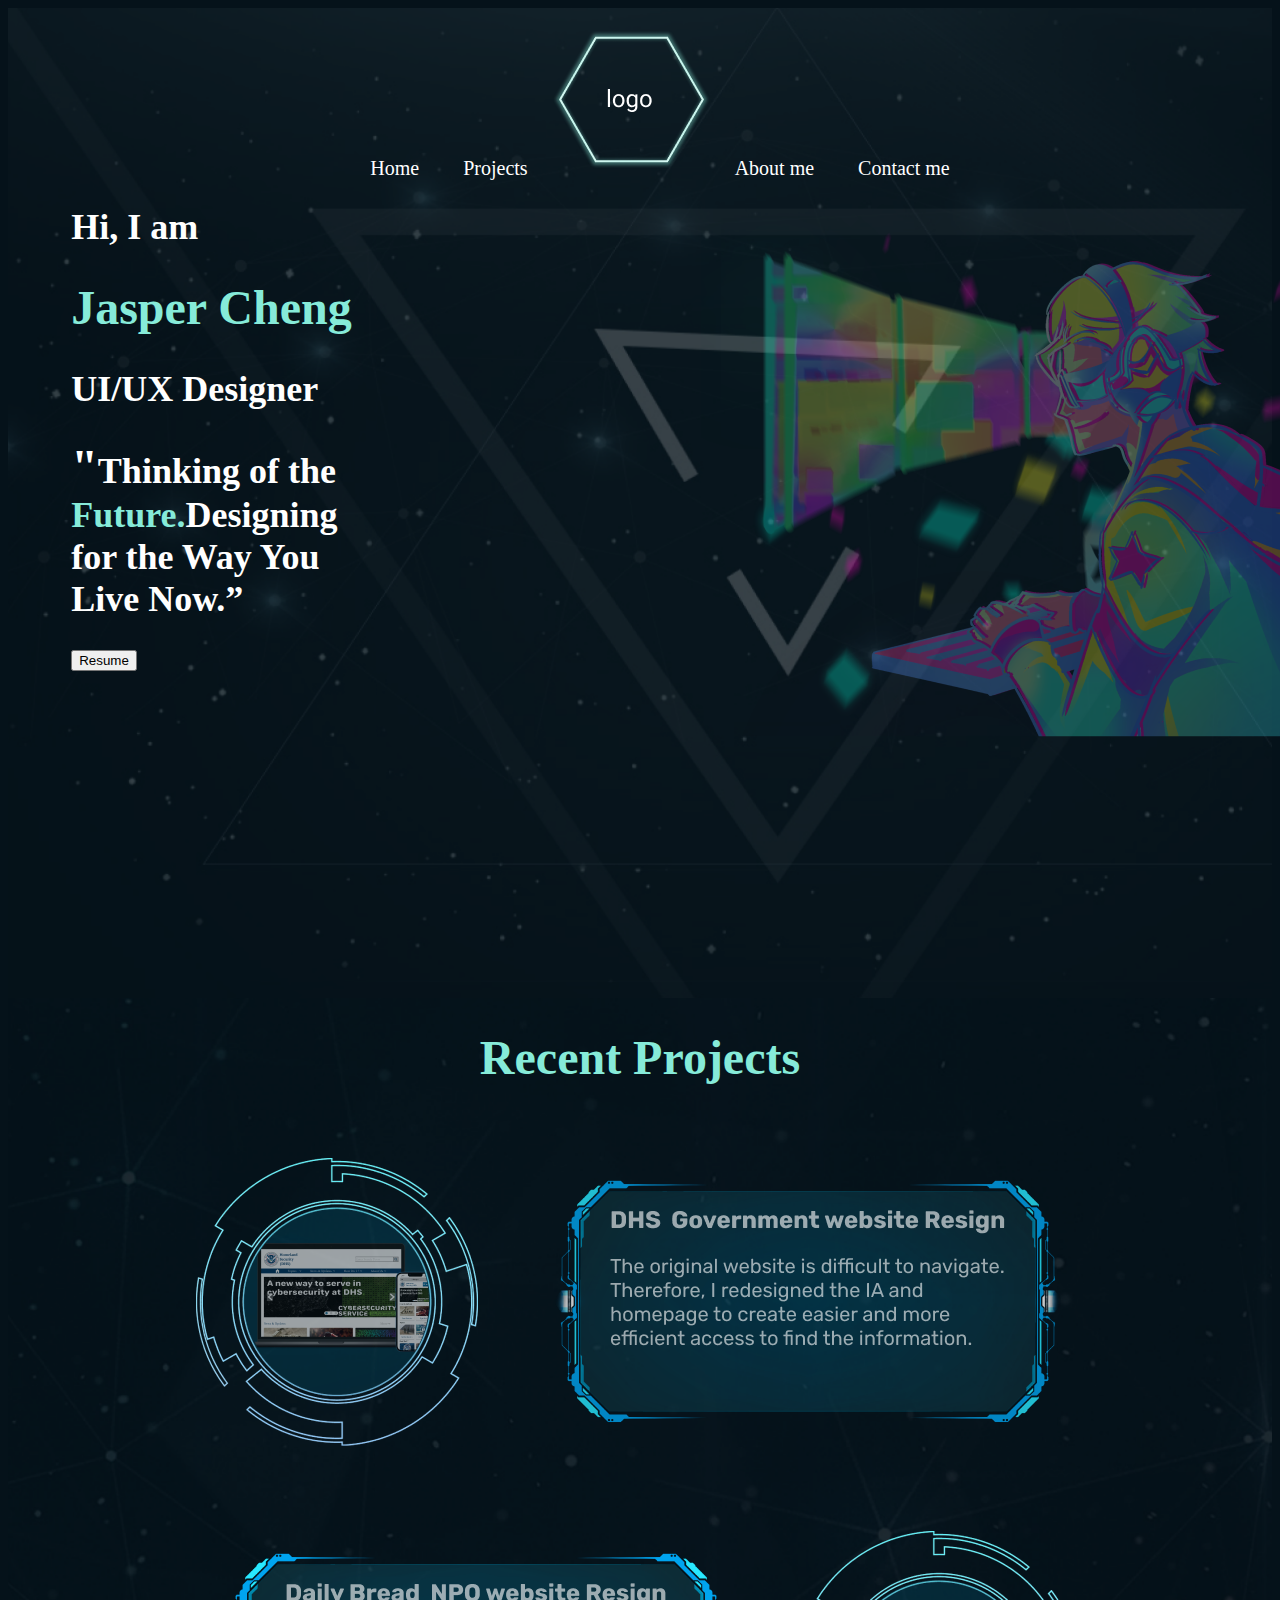
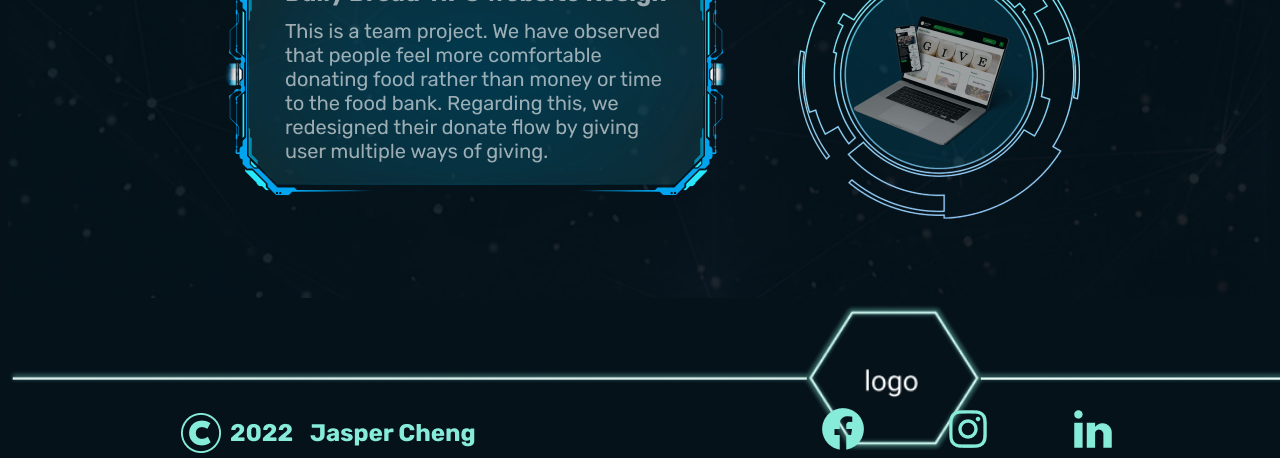
<file: portfolio/index.html>
<!DOCTYPE html>
<html lang="en">

<head>
    <meta charset="UTF-8">
    <meta http-equiv="X-UA-Compatible" content="IE=edge">
    <meta name="viewport" content="width=device-width, initial-scale=1.0">
    <title>Jasper's Homepage</title>
    <link rel="stylesheet" href="css/style.css">
</head>

<body>

    <div class="TopPart">

        <header>
            <ul>
                <li><a href="#">Home</a></li>
                <li><a href="#">Projects</a></li>
                <li class="logo"><img src="../portfolio/image/logo.png" alt="logo"></li>
                <li><a href="#">About me</a></li>
                <li><a href="#">Contact me</a></li>
            </ul>
        </header>

        <section class="content">
            <div class="left">
                <h2>Hi, I am</h2>
                <h1 class="changeColor">Jasper Cheng</h1>
                <h2>UI/UX Designer</h2>
                <h2><span class="changeSize">"</span>Thinking of the<br><span
                        class="changeColor">Future.</span>Designing<br>for the Way You<br>Live
                    Now.”</h2>
                <button>Resume</button>
            </div>

            <div class="right"><img src="../portfolio/image/gamer1.png" alt=""></div>
        </section>

        <div class="bg1"></div>
    </div>

    <div class="secPart">
        <section>
            <h1><span class="changeColor">Recent Projects</span></h1>
            <div><img src="../portfolio/image/card1.png" alt="DHS"></div>
            <div><img src="../portfolio/image/card 2.png" alt="DailyBread"></div>
        </section>
    </div>
    
    <footer>
        <div class="left"><img src="../portfolio/image/copy right.png" alt="copy right"></div>
        <div class="right"><img src="../portfolio/image/Icons.png" alt="Media Icons"></div>
    </footer>
</body>


</html>
</file>
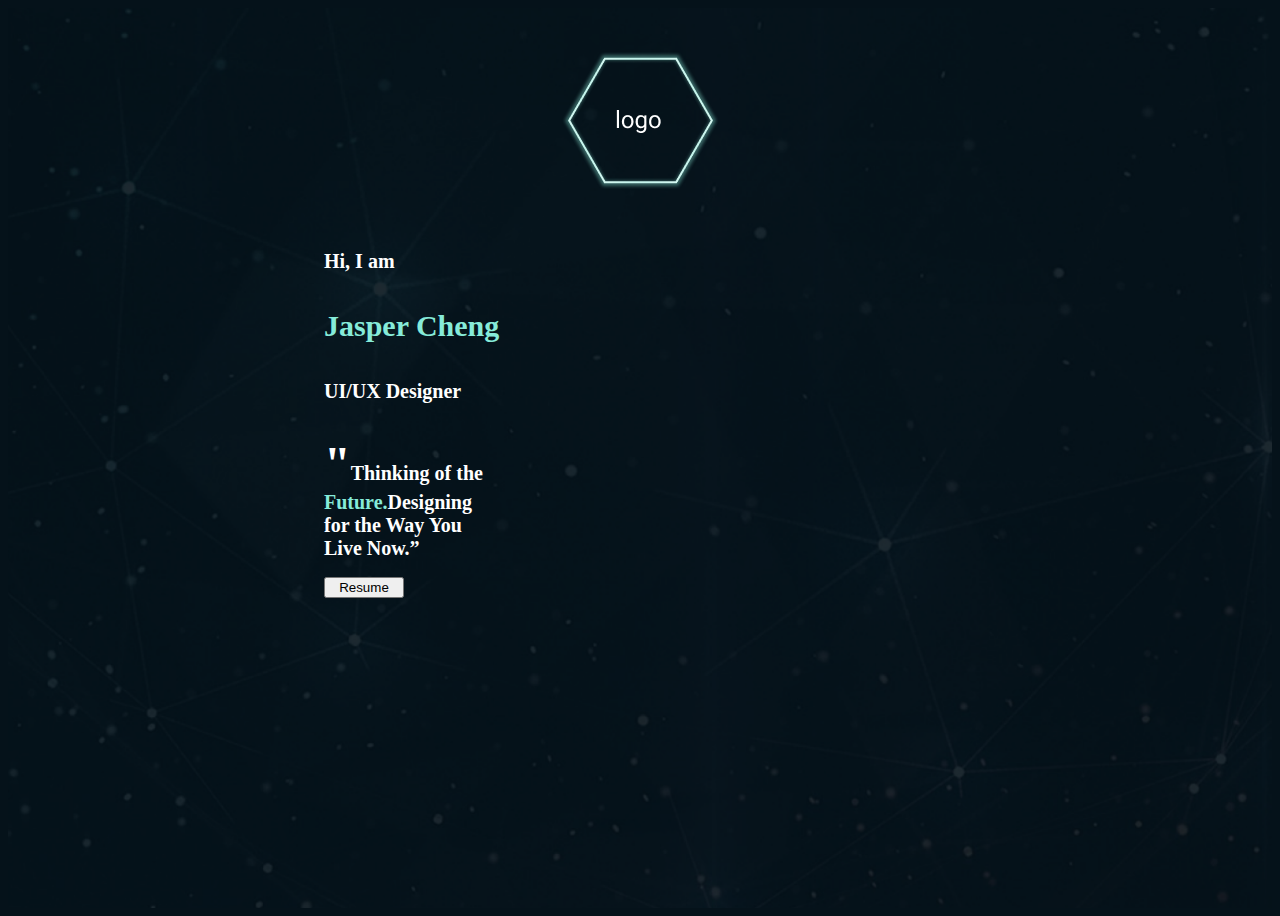
<file: wk17/index.html>
<!DOCTYPE html>
<html lang="en">

<head>
    <meta charset="UTF-8">
    <meta http-equiv="X-UA-Compatible" content="IE=edge">
    <meta name="viewport" content="width=device-width, initial-scale=1.0">
    <title>Jasper's Homepage</title>
    <link rel="stylesheet" href="css/style.css">
</head>

<body>

    <div id="TopPart">

        <div id="nav">
            <div id="navBar1">
                <p>Home</p>
                <p>Projects</p>
            </div>
            <div class="logo"><img src="../portfolio/image/logo.png" alt="logo"></div>
            <div id="navBar2">
                <p>About me</p>
                <p>Contact me</p>
            </div>
        </div>

        <div id="textArea">
            <h2>Hi, I am</h2>
            <h1 class="changeColor">Jasper Cheng</h1>
            <h2>UI/UX Designer</h2>
            <h2><span class="changeSize">"</span>Thinking of the<br><span
                    class="changeColor">Future.</span>Designing<br>for the Way You<br>Live
                Now.”</h2>
            <button>Resume</button>
        </div>

        <div id="pic"><img src="../portfolio/image/gamer1.png" alt=""></div>

        </section>

    <!-- </div>

    <div class="secPart">
        <section>
            <h1><span class="changeColor">Recent Projects</span></h1>
            <div><img src="../portfolio/image/card1.png" alt="DHS"></div>
            <div><img src="../portfolio/image/card 2.png" alt="DailyBread"></div>
        </section>
    </div>

    <footer>
        <div class="left"><img src="../portfolio/image/copy right.png" alt="copy right"></div>
        <div class="right"><img src="../portfolio/image/Icons.png" alt="Media Icons"></div>
    </footer> -->
</body>


</html>
</file>
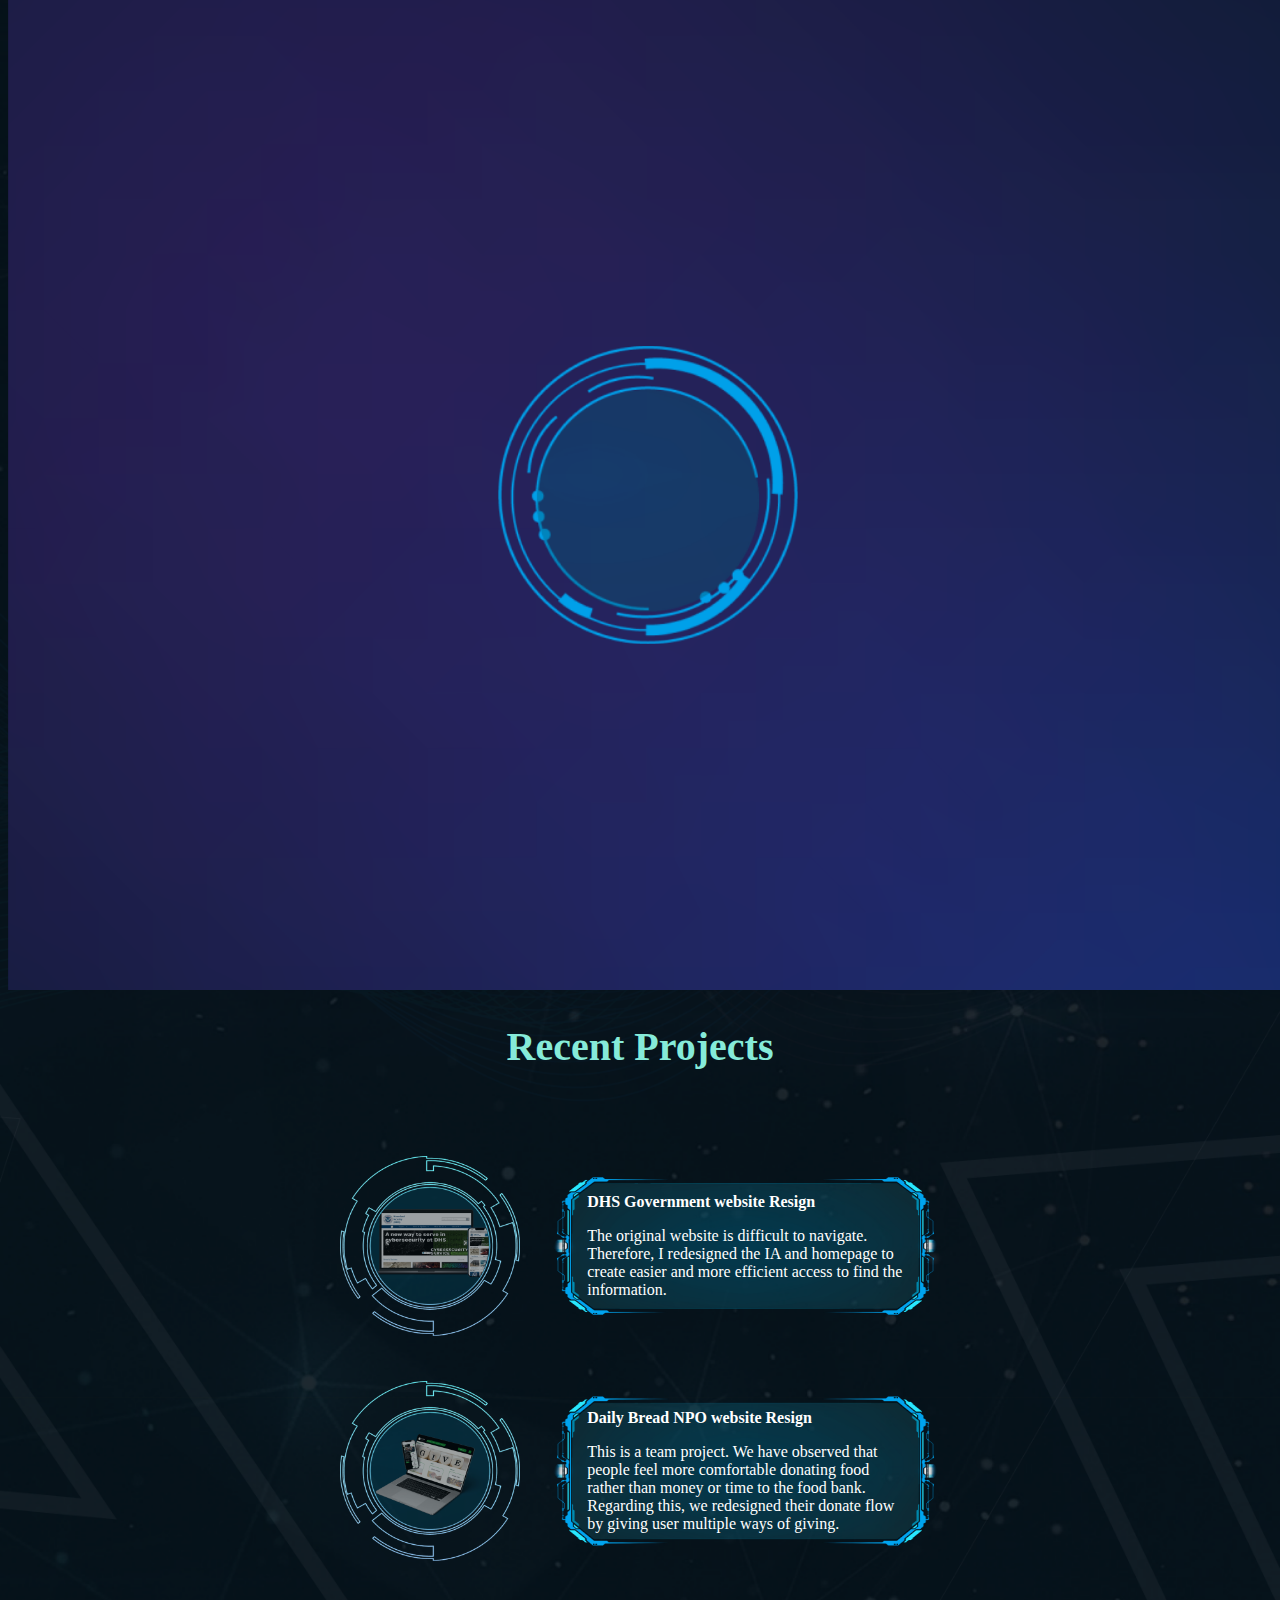
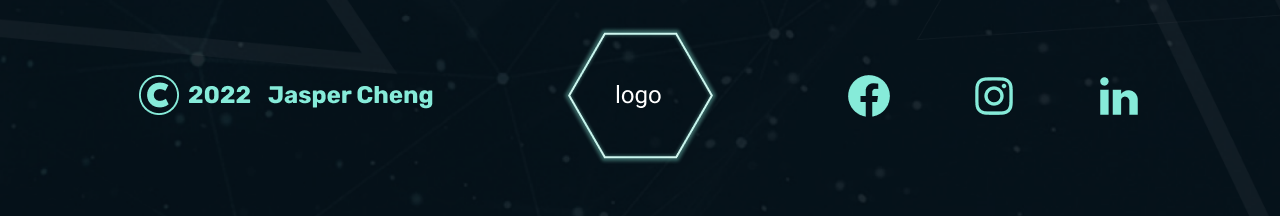
<file: wk19/index.html>
<!DOCTYPE html>
<html lang="en">

<head>
    <meta charset="UTF-8">
    <meta http-equiv="X-UA-Compatible" content="IE=edge">
    <meta name="viewport" content="width=device-width, initial-scale=1.0">
    <title>Jasper's Homepage</title>
    <link rel="stylesheet" href="css/style.css">
</head>

<body>

    <div id="TopPart">

        <div id="nav">
            <div id="navBar1">
                <p>Home</p>
                <p>Projects</p>
            </div>
            <div class="logo"><img src="../portfolio/image/logo.png" alt="logo"></div>
            <div id="navBar2">
                <p>About me</p>
                <p>Contact me</p>
            </div>
        </div>

        <div id="textArea">
            <h2>Hi, I am</h2>
            <h1 class="myColor">Jasper Cheng</h1>
            <h2>UI/UX Designer</h2>
            <h2><span class="changeSize">"</span>Thinking of the<br><span
                    class="myColor">Future.</span>Designing<br>for the Way You<br>Live
                Now.”</h2>
            <button type="button" class="myButton">Resume</button>
        </div>

        <div id="pic"><img src="../portfolio/image/gamer1.png" alt=""></div>

        </section>

    </div>
    <div id="secPart">
        <!-- heading -->
        <h1 class="myColor" id="heading">Recent Projects</h1>
        <!-- cards -->
        <div id="card1">
            <div id="cPic"><img class="myPic" src="image/Group24.png" alt=""></div>
            <div id="cText" class="myText">
                <p class="bold">DHS Government website Resign</p>
                <p class="mb">The original website is difficult to navigate. Therefore, I redesigned the IA and homepage to create easier and more efficient access to find the information.</p>
            </div>
        </div>

        <div id="card2">
            <div id="cPic"><img class="myPic" src="image/Group25.png" alt=""></div>
            <div id="cText" class="myText">
                <p class="bold">Daily Bread NPO website Resign</p>
                <p class="mb">This is a team project. We have observed that people feel more comfortable donating food rather than money or time to the food bank. Regarding this, we redesigned their donate flow by giving user multiple ways of giving.</p>
            </div>
        </div>

        <div id="footer">
            <div id="left"><img src="image/copy right.png" alt=""></div>
            <div class="logo"><img src="../portfolio/image/logo.png" alt="logo"></div>
            <div id="right"><img src="image/Icons.png" alt=""></div>
        </div>
    </div>

    <div class="loader">
        <img src="image/Loading.png">
    </div>

</body>
<script src="https://ajax.googleapis.com/ajax/libs/jquery/3.4.1/jquery.min.js"></script>
<script src="js/index.js"></script>

</html>
</file>
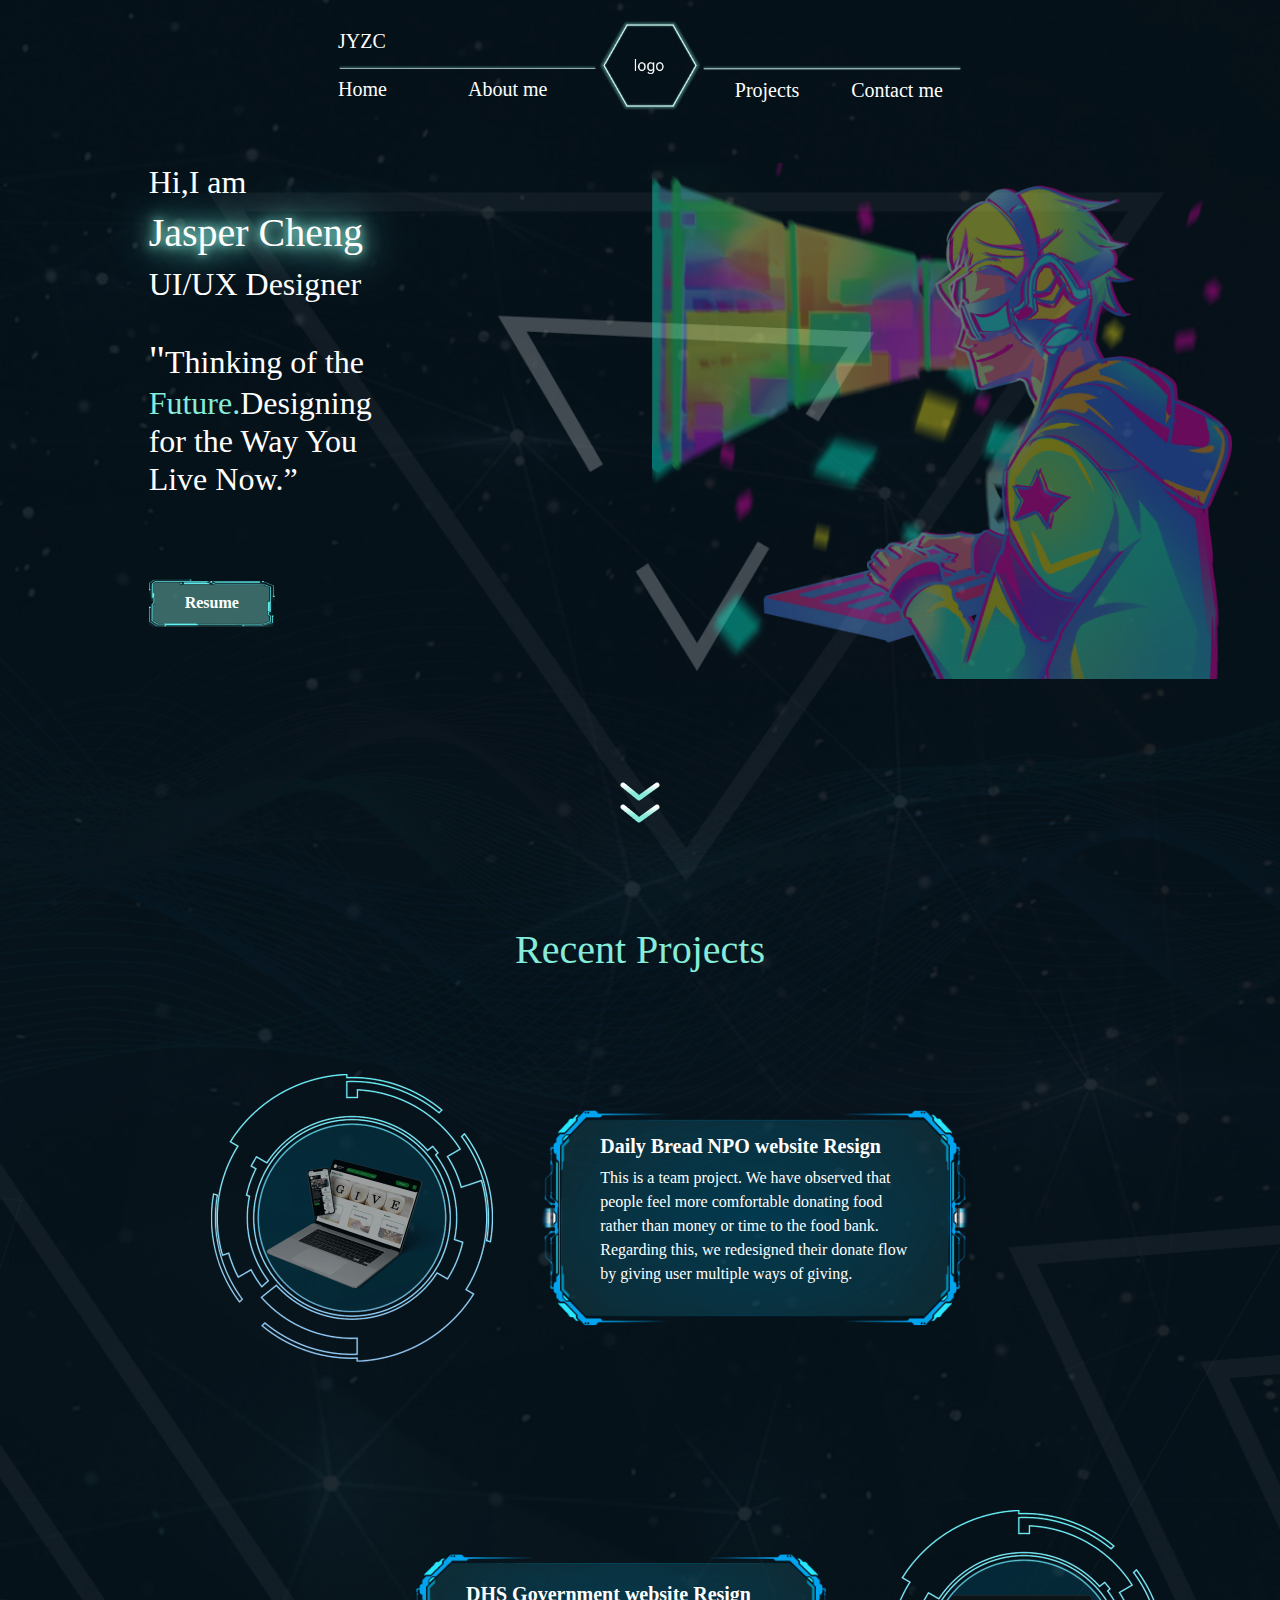
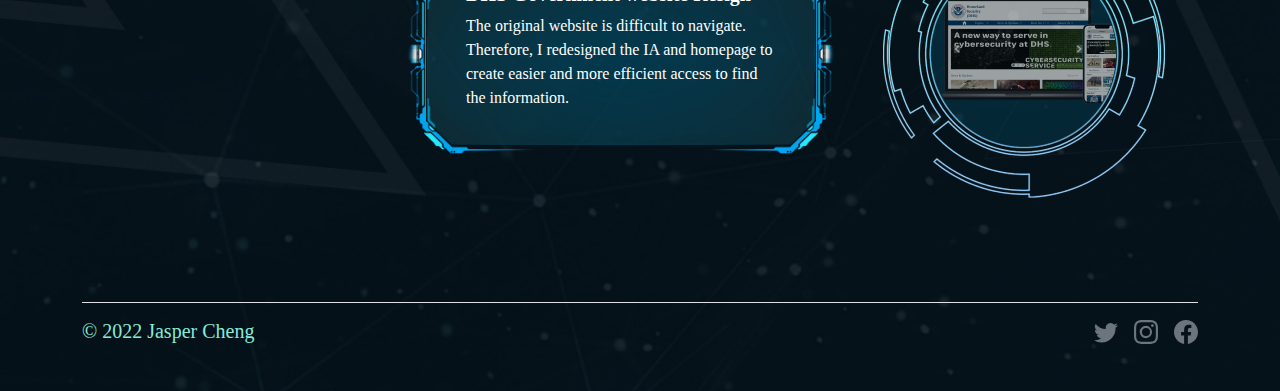
<file: wk20/index.html>
<!DOCTYPE html>
<html lang="en">
<head>
    <meta charset="UTF-8">
    <meta http-equiv="X-UA-Compatible" content="IE=edge">
    <meta name="viewport" content="width=device-width, initial-scale=1.0">
    <title>Jasper's homepage</title>
    <link rel="stylesheet" href="css/bootstrap.min.css">
    <link rel="stylesheet" href="css/style.css">

    <svg xmlns="http://www.w3.org/2000/svg" style="display: none;">
      <symbol id="bootstrap" viewBox="0 0 118 94">
        <title>Bootstrap</title>
        <path fill-rule="evenodd" clip-rule="evenodd" d="M24.509 0c-6.733 0-11.715 5.893-11.492 12.284.214 6.14-.064 14.092-2.066 20.577C8.943 39.365 5.547 43.485 0 44.014v5.972c5.547.529 8.943 4.649 10.951 11.153 2.002 6.485 2.28 14.437 2.066 20.577C12.794 88.106 17.776 94 24.51 94H93.5c6.733 0 11.714-5.893 11.491-12.284-.214-6.14.064-14.092 2.066-20.577 2.009-6.504 5.396-10.624 10.943-11.153v-5.972c-5.547-.529-8.934-4.649-10.943-11.153-2.002-6.484-2.28-14.437-2.066-20.577C105.214 5.894 100.233 0 93.5 0H24.508zM80 57.863C80 66.663 73.436 72 62.543 72H44a2 2 0 01-2-2V24a2 2 0 012-2h18.437c9.083 0 15.044 4.92 15.044 12.474 0 5.302-4.01 10.049-9.119 10.88v.277C75.317 46.394 80 51.21 80 57.863zM60.521 28.34H49.948v14.934h8.905c6.884 0 10.68-2.772 10.68-7.727 0-4.643-3.264-7.207-9.012-7.207zM49.948 49.2v16.458H60.91c7.167 0 10.964-2.876 10.964-8.281 0-5.406-3.903-8.178-11.425-8.178H49.948z"></path>
      </symbol>
      <symbol id="facebook" viewBox="0 0 16 16">
        <path d="M16 8.049c0-4.446-3.582-8.05-8-8.05C3.58 0-.002 3.603-.002 8.05c0 4.017 2.926 7.347 6.75 7.951v-5.625h-2.03V8.05H6.75V6.275c0-2.017 1.195-3.131 3.022-3.131.876 0 1.791.157 1.791.157v1.98h-1.009c-.993 0-1.303.621-1.303 1.258v1.51h2.218l-.354 2.326H9.25V16c3.824-.604 6.75-3.934 6.75-7.951z"/>
      </symbol>
      <symbol id="instagram" viewBox="0 0 16 16">
          <path d="M8 0C5.829 0 5.556.01 4.703.048 3.85.088 3.269.222 2.76.42a3.917 3.917 0 0 0-1.417.923A3.927 3.927 0 0 0 .42 2.76C.222 3.268.087 3.85.048 4.7.01 5.555 0 5.827 0 8.001c0 2.172.01 2.444.048 3.297.04.852.174 1.433.372 1.942.205.526.478.972.923 1.417.444.445.89.719 1.416.923.51.198 1.09.333 1.942.372C5.555 15.99 5.827 16 8 16s2.444-.01 3.298-.048c.851-.04 1.434-.174 1.943-.372a3.916 3.916 0 0 0 1.416-.923c.445-.445.718-.891.923-1.417.197-.509.332-1.09.372-1.942C15.99 10.445 16 10.173 16 8s-.01-2.445-.048-3.299c-.04-.851-.175-1.433-.372-1.941a3.926 3.926 0 0 0-.923-1.417A3.911 3.911 0 0 0 13.24.42c-.51-.198-1.092-.333-1.943-.372C10.443.01 10.172 0 7.998 0h.003zm-.717 1.442h.718c2.136 0 2.389.007 3.232.046.78.035 1.204.166 1.486.275.373.145.64.319.92.599.28.28.453.546.598.92.11.281.24.705.275 1.485.039.843.047 1.096.047 3.231s-.008 2.389-.047 3.232c-.035.78-.166 1.203-.275 1.485a2.47 2.47 0 0 1-.599.919c-.28.28-.546.453-.92.598-.28.11-.704.24-1.485.276-.843.038-1.096.047-3.232.047s-2.39-.009-3.233-.047c-.78-.036-1.203-.166-1.485-.276a2.478 2.478 0 0 1-.92-.598 2.48 2.48 0 0 1-.6-.92c-.109-.281-.24-.705-.275-1.485-.038-.843-.046-1.096-.046-3.233 0-2.136.008-2.388.046-3.231.036-.78.166-1.204.276-1.486.145-.373.319-.64.599-.92.28-.28.546-.453.92-.598.282-.11.705-.24 1.485-.276.738-.034 1.024-.044 2.515-.045v.002zm4.988 1.328a.96.96 0 1 0 0 1.92.96.96 0 0 0 0-1.92zm-4.27 1.122a4.109 4.109 0 1 0 0 8.217 4.109 4.109 0 0 0 0-8.217zm0 1.441a2.667 2.667 0 1 1 0 5.334 2.667 2.667 0 0 1 0-5.334z"/>
      </symbol>
      <symbol id="twitter" viewBox="0 0 16 16">
        <path d="M5.026 15c6.038 0 9.341-5.003 9.341-9.334 0-.14 0-.282-.006-.422A6.685 6.685 0 0 0 16 3.542a6.658 6.658 0 0 1-1.889.518 3.301 3.301 0 0 0 1.447-1.817 6.533 6.533 0 0 1-2.087.793A3.286 3.286 0 0 0 7.875 6.03a9.325 9.325 0 0 1-6.767-3.429 3.289 3.289 0 0 0 1.018 4.382A3.323 3.323 0 0 1 .64 6.575v.045a3.288 3.288 0 0 0 2.632 3.218 3.203 3.203 0 0 1-.865.115 3.23 3.23 0 0 1-.614-.057 3.283 3.283 0 0 0 3.067 2.277A6.588 6.588 0 0 1 .78 13.58a6.32 6.32 0 0 1-.78-.045A9.344 9.344 0 0 0 5.026 15z"/>
      </symbol>
    </svg>
</head>
<body>
    <!-- header  -->
      <div class="container-fluid m-3 ">
        <div class="row m-3 h5">
          <div class="col-md-1 col-lg-2 col-xl-3 bg-transparent">
          </div>

          <!--header Nav-->
          <div class="col-md-10 col-lg-8 col-xl-6 nav"> 
            <div class="row align-items-center">
              <!-- left -->
              <div class="col-5">
                <div class="row row-cols">
                  <div class="col p-0">JYZC <img class="img-fluid" src="images/line.png" alt="line"></div>
                </div>
                <div class="row row-cols-2">
                  <div class="col p-0">
                    <a class="text-reset text-decoration-none" href="#">Home</a></div>
                  <div class="col p-0">
                    <a class="text-reset text-decoration-none" href="#">About me</a></div>
                </div>
              </div>
          <!-- logo -->
              <div class="col-2 p-0">
                <img class="img-fluid logo" src="images/logo-shape.png" alt="">
              </div>
              <!-- right -->
              <div class="col-5 text-center">
                <div class="row row-cols">
                  <div class="col p-0"> <div class="placeholder"></div> <img class="img-fluid" src="images/line.png" alt="line"></div>
                </div>
                <div class="row row-cols-2">
                  <div class="col p-0">
                    <a class="text-reset text-decoration-none" href="#">Projects</a></div>
                  <div class="col p-0">
                    <a class="text-reset text-decoration-none" href="#">Contact me</a></div>
                </div>
              </div>
          </div>
        </div>

          <div class="col-md-1 col-lg-2 col-xl-3 bg-transparent"></div>
          <div class="img-fluid hMune p-0"><img src="images/hamburgerM.png" alt=""></div>
        </div>
      </div>

      <!--top Part-->
      <div class="conainer-fluid m-5">
        <div class="row">
          <!--left-->
          <div class="col-6">
            <!--text1-->
            <div class="row p-0">

              <div class="col-md-1 col-lg-2 col-xl-2 bg-transparent"></div>

              <div class="col-md-9 col-lg-7 col-xl-6 textArea">
                <h2>Hi,I am</h2>
                <h1 class="name">Jasper Cheng</h1>
                <h2>UI/UX Designer</h2>
              </div>
              
              <div class="col-md-2 col-lg-3 col-xl-4 bg-transparent"></div>

            </div>
            <!--text2-->
            <div class="row p-0">

              <div class="col-md-1 col-lg-2 col-xl-2 bg-transparent"></div>

              <div class="col-md-9 col-lg-7 col-xl-6 textArea mt-md-2 mt-lg-4 mb-lg-3 mb-xl-4">
                <h2><span class="changeSize">"</span>Thinking of the<br><span
                  class="changeColor">Future.</span>Designing<br>for the Way You<br>Live
              Now.”</h2>
              </div>
              
              <div class="col-md-2 col-lg-3 col-xl-4 bg-transparent"></div>

            </div>
            <!--button3-->
            <div class="row p-0">

              <div class="col-md-1 col-lg-2 col-xl-2 bg-transparent"></div>

              <div class="col-md-9 col-lg-7 col-xl-6 mt-md-2 mt-lg-3 mt-xl-5">
                <button type="button" class="myButton bold btn btn-block">Resume</button>
              </div>
              
              <div class="col-md-2 col-lg-3 col-xl-4 bg-transparent"></div>

            </div>

          </div>
          <!--right-->
          <div class="col-6 text-center mb-xl-5">
            <img class="img-fluid" src="images/gamer2.png" alt="">
          </div>

          <!--downArrow-->
          <div class="d-flex justify-content-center p-0 downAorrow mt-5"><a href="#" class="btn text-center" role="button"><img src="images/Aro.png" alt=""></a></div>

        </div>
      </div>

    <!-- Project Part -->
      <div class="conainer-fluid m-5">
        <div class="row">
          <!--subHeading-->
          <div class="mt-5 d-flex justify-content-center subHeading">
             <h1 class="changeColor">Recent Projects</h1>
          </div>
          <!--Project1-->
          <div class="row m-5 p-0">

            <div class="col-1 bg-transparent"></div>
            <!--Card-->
            <div class="col-8">

              <div class="row align-items-center mt-4">
                <div class="col-5 text-center">
                  <img class="img-fluid " src="images/DailyBread.png" alt="">
                </div>
                <div class="col-7 cardBg">
                  <h5 class="bold">Daily Bread NPO website Resign</h5>
                  <p>This is a team project. We have observed that people feel more comfortable donating food rather than money or time to the food bank. Regarding this, we redesigned their donate flow by giving user multiple ways of giving.</p>
                </div>
              </div>

            </div>
            
            <div class="col-3 bg-transparent"></div>
          </div>
          <!--Project2-->
          <div class="row m-5 p-0">

            <div class="col-3 bg-transparent"></div>
            <!--Card-->
            <div class="col-8">
              <a class="text-reset text-decoration-none" href="caseStudy.html">
              <div class="row align-items-center mt-4">
                <div class="col-7 cardBg">
                  <h5 class="bold no-warp">DHS Government website Resign</h5>
                  <p>The original website is difficult to navigate. Therefore, I redesigned the IA and homepage to create easier and more efficient access to find the information.</p>
                </div>

                <div class="col-5 text-center">
                  <img class="img-fluid" src="images/DHS.png" alt="">
                </div>
              </div>
              </a>
            </div>
            
            <div class="col-1 bg-transparent"></div>
          </div>

        </div>

      </div>
    <!--footer-->
    <div class="container">
      <footer class="d-flex flex-wrap justify-content-between align-items-center py-3 my-4 border-top">
        <div class="col-md-4 d-flex align-items-center">
          <span class="changeColor h5">&copy; 2022 Jasper Cheng</span>
        </div>
    
        <ul class="nav col-md-4 justify-content-end list-unstyled d-flex">
          <li class="ms-3"><a class="text-muted" href="#"><svg class="bi" width="24" height="24"><use xlink:href="#twitter"/></svg></a></li>
          <li class="ms-3"><a class="text-muted" href="#"><svg class="bi" width="24" height="24"><use xlink:href="#instagram"/></svg></a></li>
          <li class="ms-3"><a class="text-muted" href="#"><svg class="bi" width="24" height="24"><use xlink:href="#facebook"/></svg></a></li>
        </ul>
      </footer>
    </div>
      
</body>
<script src="https://ajax.googleapis.com/ajax/libs/jquery/3.4.1/jquery.min.js"></script>
<script src="js/bootstrap.bundle.min.js.map"></script>
</html>
</file>
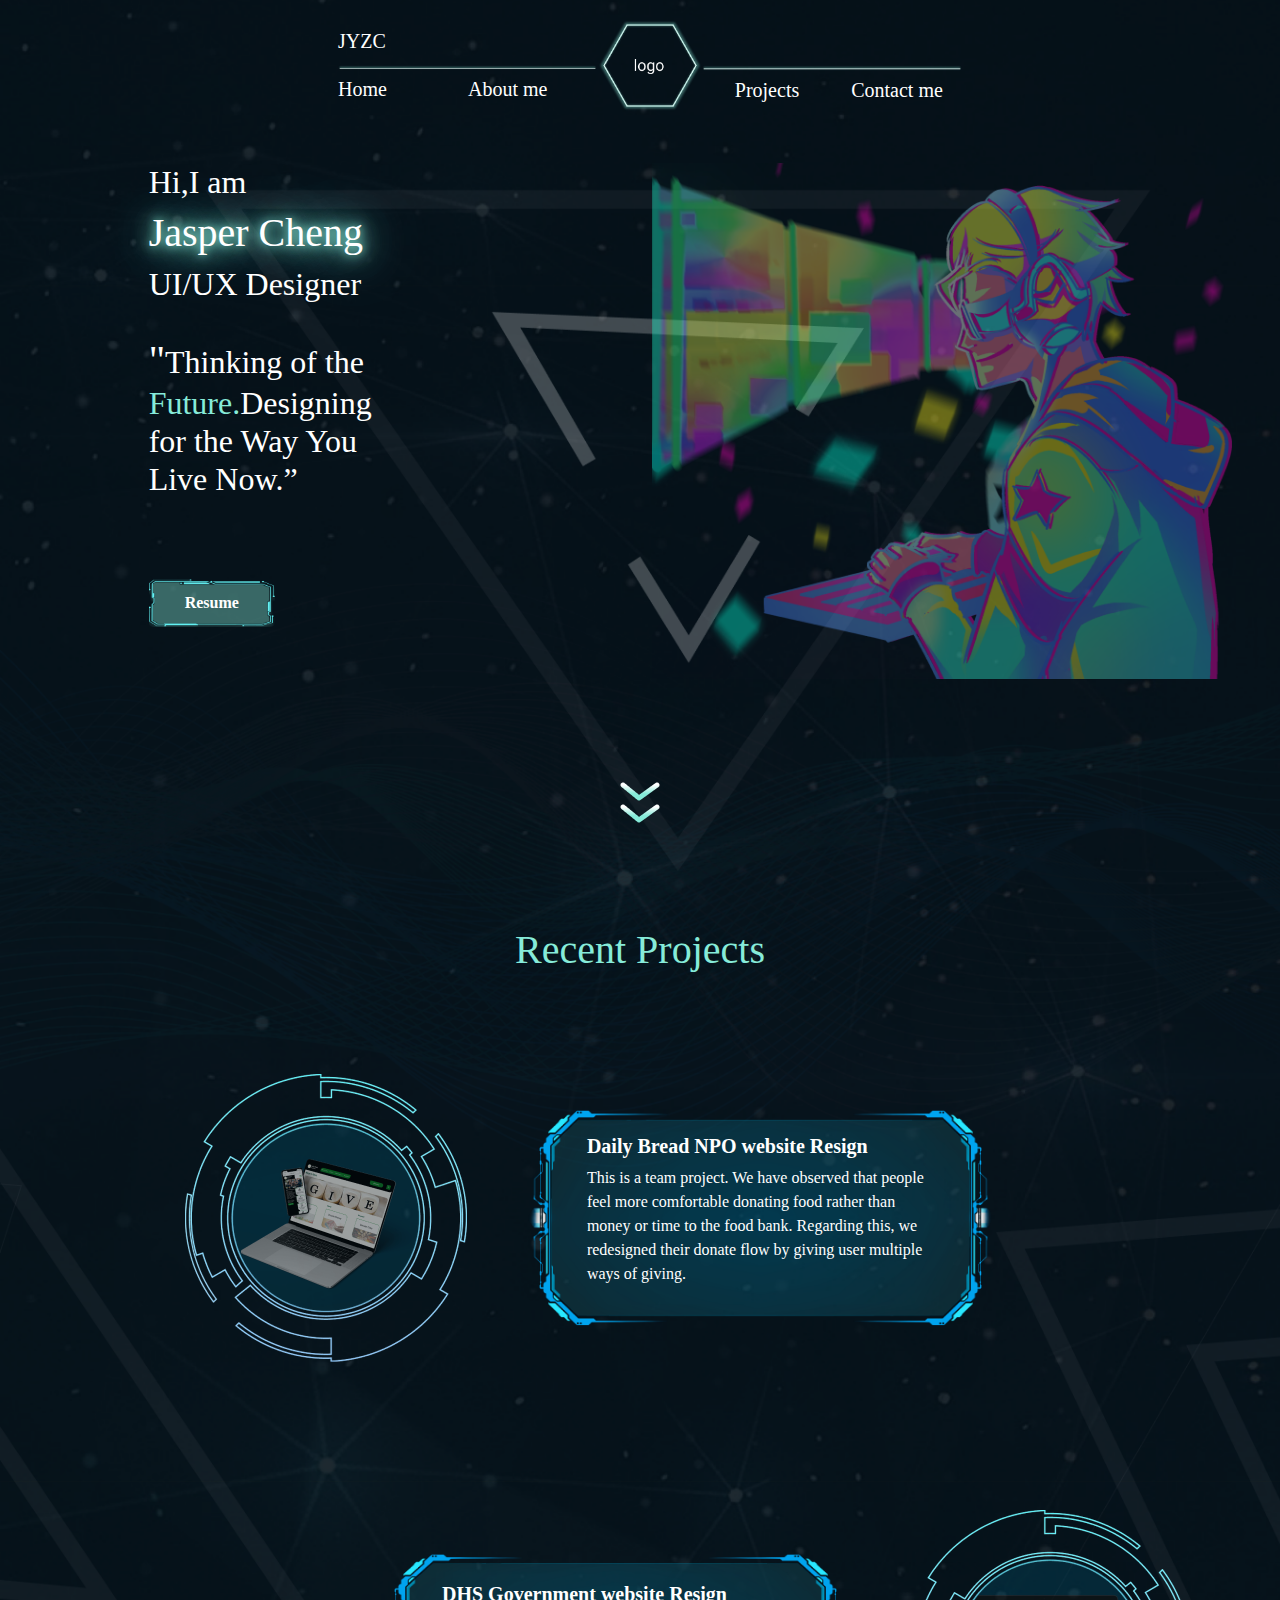
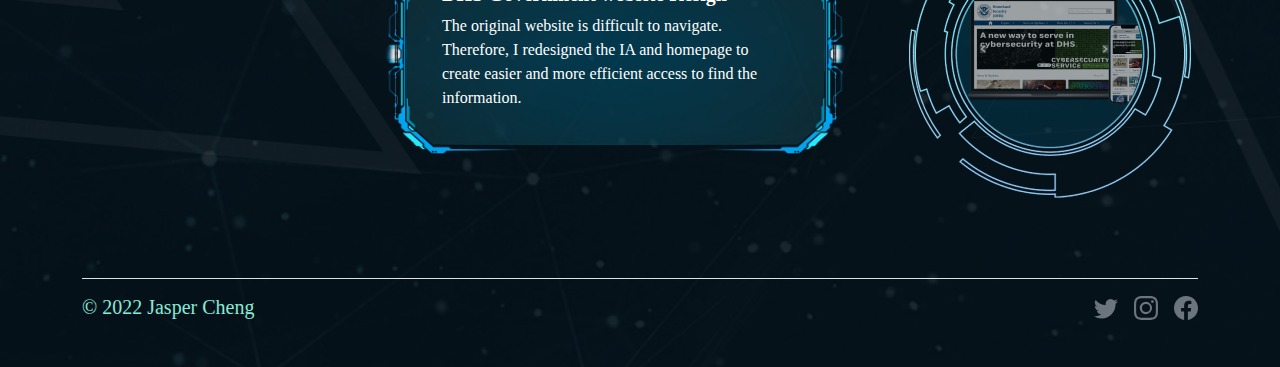
<file: wk21/index.html>
<!DOCTYPE html>
<html lang="en">
<head>
    <meta charset="UTF-8">
    <meta http-equiv="X-UA-Compatible" content="IE=edge">
    <meta name="viewport" content="width=device-width, initial-scale=1.0">
    <title>Jasper's homepage</title>
    <link rel="stylesheet" href="css/bootstrap.min.css">
    <link rel="stylesheet" href="css/style.css">

    <svg xmlns="http://www.w3.org/2000/svg" style="display: none;">
      <symbol id="bootstrap" viewBox="0 0 118 94">
        <title>Bootstrap</title>
        <path fill-rule="evenodd" clip-rule="evenodd" d="M24.509 0c-6.733 0-11.715 5.893-11.492 12.284.214 6.14-.064 14.092-2.066 20.577C8.943 39.365 5.547 43.485 0 44.014v5.972c5.547.529 8.943 4.649 10.951 11.153 2.002 6.485 2.28 14.437 2.066 20.577C12.794 88.106 17.776 94 24.51 94H93.5c6.733 0 11.714-5.893 11.491-12.284-.214-6.14.064-14.092 2.066-20.577 2.009-6.504 5.396-10.624 10.943-11.153v-5.972c-5.547-.529-8.934-4.649-10.943-11.153-2.002-6.484-2.28-14.437-2.066-20.577C105.214 5.894 100.233 0 93.5 0H24.508zM80 57.863C80 66.663 73.436 72 62.543 72H44a2 2 0 01-2-2V24a2 2 0 012-2h18.437c9.083 0 15.044 4.92 15.044 12.474 0 5.302-4.01 10.049-9.119 10.88v.277C75.317 46.394 80 51.21 80 57.863zM60.521 28.34H49.948v14.934h8.905c6.884 0 10.68-2.772 10.68-7.727 0-4.643-3.264-7.207-9.012-7.207zM49.948 49.2v16.458H60.91c7.167 0 10.964-2.876 10.964-8.281 0-5.406-3.903-8.178-11.425-8.178H49.948z"></path>
      </symbol>
      <symbol id="facebook" viewBox="0 0 16 16">
        <path d="M16 8.049c0-4.446-3.582-8.05-8-8.05C3.58 0-.002 3.603-.002 8.05c0 4.017 2.926 7.347 6.75 7.951v-5.625h-2.03V8.05H6.75V6.275c0-2.017 1.195-3.131 3.022-3.131.876 0 1.791.157 1.791.157v1.98h-1.009c-.993 0-1.303.621-1.303 1.258v1.51h2.218l-.354 2.326H9.25V16c3.824-.604 6.75-3.934 6.75-7.951z"/>
      </symbol>
      <symbol id="instagram" viewBox="0 0 16 16">
          <path d="M8 0C5.829 0 5.556.01 4.703.048 3.85.088 3.269.222 2.76.42a3.917 3.917 0 0 0-1.417.923A3.927 3.927 0 0 0 .42 2.76C.222 3.268.087 3.85.048 4.7.01 5.555 0 5.827 0 8.001c0 2.172.01 2.444.048 3.297.04.852.174 1.433.372 1.942.205.526.478.972.923 1.417.444.445.89.719 1.416.923.51.198 1.09.333 1.942.372C5.555 15.99 5.827 16 8 16s2.444-.01 3.298-.048c.851-.04 1.434-.174 1.943-.372a3.916 3.916 0 0 0 1.416-.923c.445-.445.718-.891.923-1.417.197-.509.332-1.09.372-1.942C15.99 10.445 16 10.173 16 8s-.01-2.445-.048-3.299c-.04-.851-.175-1.433-.372-1.941a3.926 3.926 0 0 0-.923-1.417A3.911 3.911 0 0 0 13.24.42c-.51-.198-1.092-.333-1.943-.372C10.443.01 10.172 0 7.998 0h.003zm-.717 1.442h.718c2.136 0 2.389.007 3.232.046.78.035 1.204.166 1.486.275.373.145.64.319.92.599.28.28.453.546.598.92.11.281.24.705.275 1.485.039.843.047 1.096.047 3.231s-.008 2.389-.047 3.232c-.035.78-.166 1.203-.275 1.485a2.47 2.47 0 0 1-.599.919c-.28.28-.546.453-.92.598-.28.11-.704.24-1.485.276-.843.038-1.096.047-3.232.047s-2.39-.009-3.233-.047c-.78-.036-1.203-.166-1.485-.276a2.478 2.478 0 0 1-.92-.598 2.48 2.48 0 0 1-.6-.92c-.109-.281-.24-.705-.275-1.485-.038-.843-.046-1.096-.046-3.233 0-2.136.008-2.388.046-3.231.036-.78.166-1.204.276-1.486.145-.373.319-.64.599-.92.28-.28.546-.453.92-.598.282-.11.705-.24 1.485-.276.738-.034 1.024-.044 2.515-.045v.002zm4.988 1.328a.96.96 0 1 0 0 1.92.96.96 0 0 0 0-1.92zm-4.27 1.122a4.109 4.109 0 1 0 0 8.217 4.109 4.109 0 0 0 0-8.217zm0 1.441a2.667 2.667 0 1 1 0 5.334 2.667 2.667 0 0 1 0-5.334z"/>
      </symbol>
      <symbol id="twitter" viewBox="0 0 16 16">
        <path d="M5.026 15c6.038 0 9.341-5.003 9.341-9.334 0-.14 0-.282-.006-.422A6.685 6.685 0 0 0 16 3.542a6.658 6.658 0 0 1-1.889.518 3.301 3.301 0 0 0 1.447-1.817 6.533 6.533 0 0 1-2.087.793A3.286 3.286 0 0 0 7.875 6.03a9.325 9.325 0 0 1-6.767-3.429 3.289 3.289 0 0 0 1.018 4.382A3.323 3.323 0 0 1 .64 6.575v.045a3.288 3.288 0 0 0 2.632 3.218 3.203 3.203 0 0 1-.865.115 3.23 3.23 0 0 1-.614-.057 3.283 3.283 0 0 0 3.067 2.277A6.588 6.588 0 0 1 .78 13.58a6.32 6.32 0 0 1-.78-.045A9.344 9.344 0 0 0 5.026 15z"/>
      </symbol>
    </svg>
</head>
<body>
    <!-- header  -->
      <div class="container-fluid m-3 ">
        <div class="row m-3 h5">
          <div class="col-md-1 col-lg-2 col-xl-3 bg-transparent">
          </div>

          <!--header Nav-->
          <div class="col-md-10 col-lg-8 col-xl-6 nav"> 
            <div class="row align-items-center">
              <!-- left -->
              <div class="col-5">
                <div class="row row-cols">
                  <div class="col p-0">JYZC <img class="img-fluid" src="images/line.png" alt="line"></div>
                </div>
                <div class="row row-cols-2">
                  <div class="col p-0">
                    <a class="text-reset text-decoration-none" href="index.html">Home</a></div>
                  <div class="col p-0">
                    <a class="text-reset text-decoration-none" href="aboutMe.html">About me</a></div>
                </div>
              </div>
          <!-- logo -->
              <div class="col-2 p-0">
                <img class="img-fluid logo" src="images/logo-shape.png" alt="">
              </div>
              <!-- right -->
              <div class="col-5 text-center">
                <div class="row row-cols">
                  <div class="col p-0"> <div class="placeholder"></div> <img class="img-fluid" src="images/line.png" alt="line"></div>
                </div>
                <div class="row row-cols-2">
                  <div class="col p-0">
                    <a class="text-reset text-decoration-none" href="#">Projects</a></div>
                  <div class="col p-0">
                    <a class="text-reset text-decoration-none" href="contactMe.html">Contact me</a></div>
                </div>
              </div>
          </div>
        </div>

          <div class="col-md-1 col-lg-2 col-xl-3 bg-transparent"></div>
          <div class="img-fluid hMune p-0"><img src="images/hamburgerM.png" alt=""></div>
        </div>
      </div>

      <!--top Part-->
      <div class="conainer-fluid m-5">
        <div class="row">
          <!--left-->
          <div class="col-6">
            <!--text1-->
            <div class="row p-0">

              <div class="col-md-1 col-lg-2 col-xl-2 bg-transparent"></div>

              <div class="col-md-9 col-lg-7 col-xl-6 textArea">
                <h2>Hi,I am</h2>
                <h1 class="name">Jasper Cheng</h1>
                <h2>UI/UX Designer</h2>
              </div>
              
              <div class="col-md-2 col-lg-3 col-xl-4 bg-transparent"></div>

            </div>
            <!--text2-->
            <div class="row p-0">

              <div class="col-md-1 col-lg-2 col-xl-2 bg-transparent"></div>

              <div class="col-md-9 col-lg-7 col-xl-6 textArea mt-md-2 mt-lg-4 mb-lg-3 mb-xl-4">
                <h2><span class="changeSize">"</span>Thinking of the<br><span
                  class="changeColor">Future.</span>Designing<br>for the Way You<br>Live
              Now.”</h2>
              </div>
              
              <div class="col-md-2 col-lg-3 col-xl-4 bg-transparent"></div>

            </div>
            <!--button3-->
            <div class="row p-0">

              <div class="col-md-1 col-lg-2 col-xl-2 bg-transparent"></div>

              <div class="col-md-9 col-lg-7 col-xl-6 mt-md-2 mt-lg-3 mt-xl-5">
                <button type="button" class="myButton bold btn btn-block">Resume</button>
              </div>
              
              <div class="col-md-2 col-lg-3 col-xl-4 bg-transparent"></div>

            </div>

          </div>
          <!--right-->
          <div class="col-6 text-center mb-xl-5">
            <img class="img-fluid" src="images/gamer2.png" alt="">
          </div>

          <!--downArrow-->
          <div class="d-flex justify-content-center p-0 downAorrow mt-5 "><a href="#" class="btn text-center" role="button"><img src="images/Aro.png" alt=""></a></div>

        </div>
      </div>

    <!-- Project Part -->
      <div class="conainer-fluid mt-5">
        <div class="row">
          <!--subHeading-->
          <div class="mt-5 d-flex justify-content-center subHeading">
             <h1 class="changeColor">Recent Projects</h1>
          </div>
          <!--Project1-->
          <div class="row m-5 p-0">

            <div class="col-1 bg-transparent"></div>
            <!--Card-->
            <div class="col-8">

              <div class="row align-items-center mt-4">
                <div class="col-5 text-center">
                  <img class="img-fluid " src="images/DailyBread.png" alt="">
                </div>
                <div class="col-7 cardBg">
                  <h5 class="bold">Daily Bread NPO website Resign</h5>
                  <p>This is a team project. We have observed that people feel more comfortable donating food rather than money or time to the food bank. Regarding this, we redesigned their donate flow by giving user multiple ways of giving.</p>
                </div>
              </div>

            </div>
            
            <div class="col-3 bg-transparent"></div>
          </div>
          <!--Project2-->
          <div class="row m-5 p-0">

            <div class="col-3 bg-transparent"></div>
            <!--Card-->
            <div class="col-8">
              <a class="text-reset text-decoration-none" href="caseStudy.html">
              <div class="row align-items-center mt-4">
                <div class="col-7 cardBg">
                  <h5 class="bold no-warp">DHS Government website Resign</h5>
                  <p>The original website is difficult to navigate. Therefore, I redesigned the IA and homepage to create easier and more efficient access to find the information.</p>
                </div>

                <div class="col-5 text-center">
                  <img class="img-fluid" src="images/DHS.png" alt="">
                </div>
              </div>
              </a>
            </div>
            
            <div class="col-1 bg-transparent"></div>
          </div>

        </div>

      </div>
    <!--footer-->
    <div class="container">
      <footer class="d-flex flex-wrap justify-content-between align-items-center py-3 my-4 border-top">
        <div class="col-md-4 d-flex align-items-center">
          <span class="changeColor h5">&copy; 2022 Jasper Cheng</span>
        </div>
    
        <ul class="nav col-md-4 justify-content-end list-unstyled d-flex">
          <li class="ms-3"><a class="text-muted" href="#"><svg class="bi" width="24" height="24"><use xlink:href="#twitter"/></svg></a></li>
          <li class="ms-3"><a class="text-muted" href="#"><svg class="bi" width="24" height="24"><use xlink:href="#instagram"/></svg></a></li>
          <li class="ms-3"><a class="text-muted" href="#"><svg class="bi" width="24" height="24"><use xlink:href="#facebook"/></svg></a></li>
        </ul>
      </footer>
    </div>
      
</body>
<script src="https://ajax.googleapis.com/ajax/libs/jquery/3.4.1/jquery.min.js"></script>
<script src="js/bootstrap.bundle.min.js.map"></script>
</html>
</file>
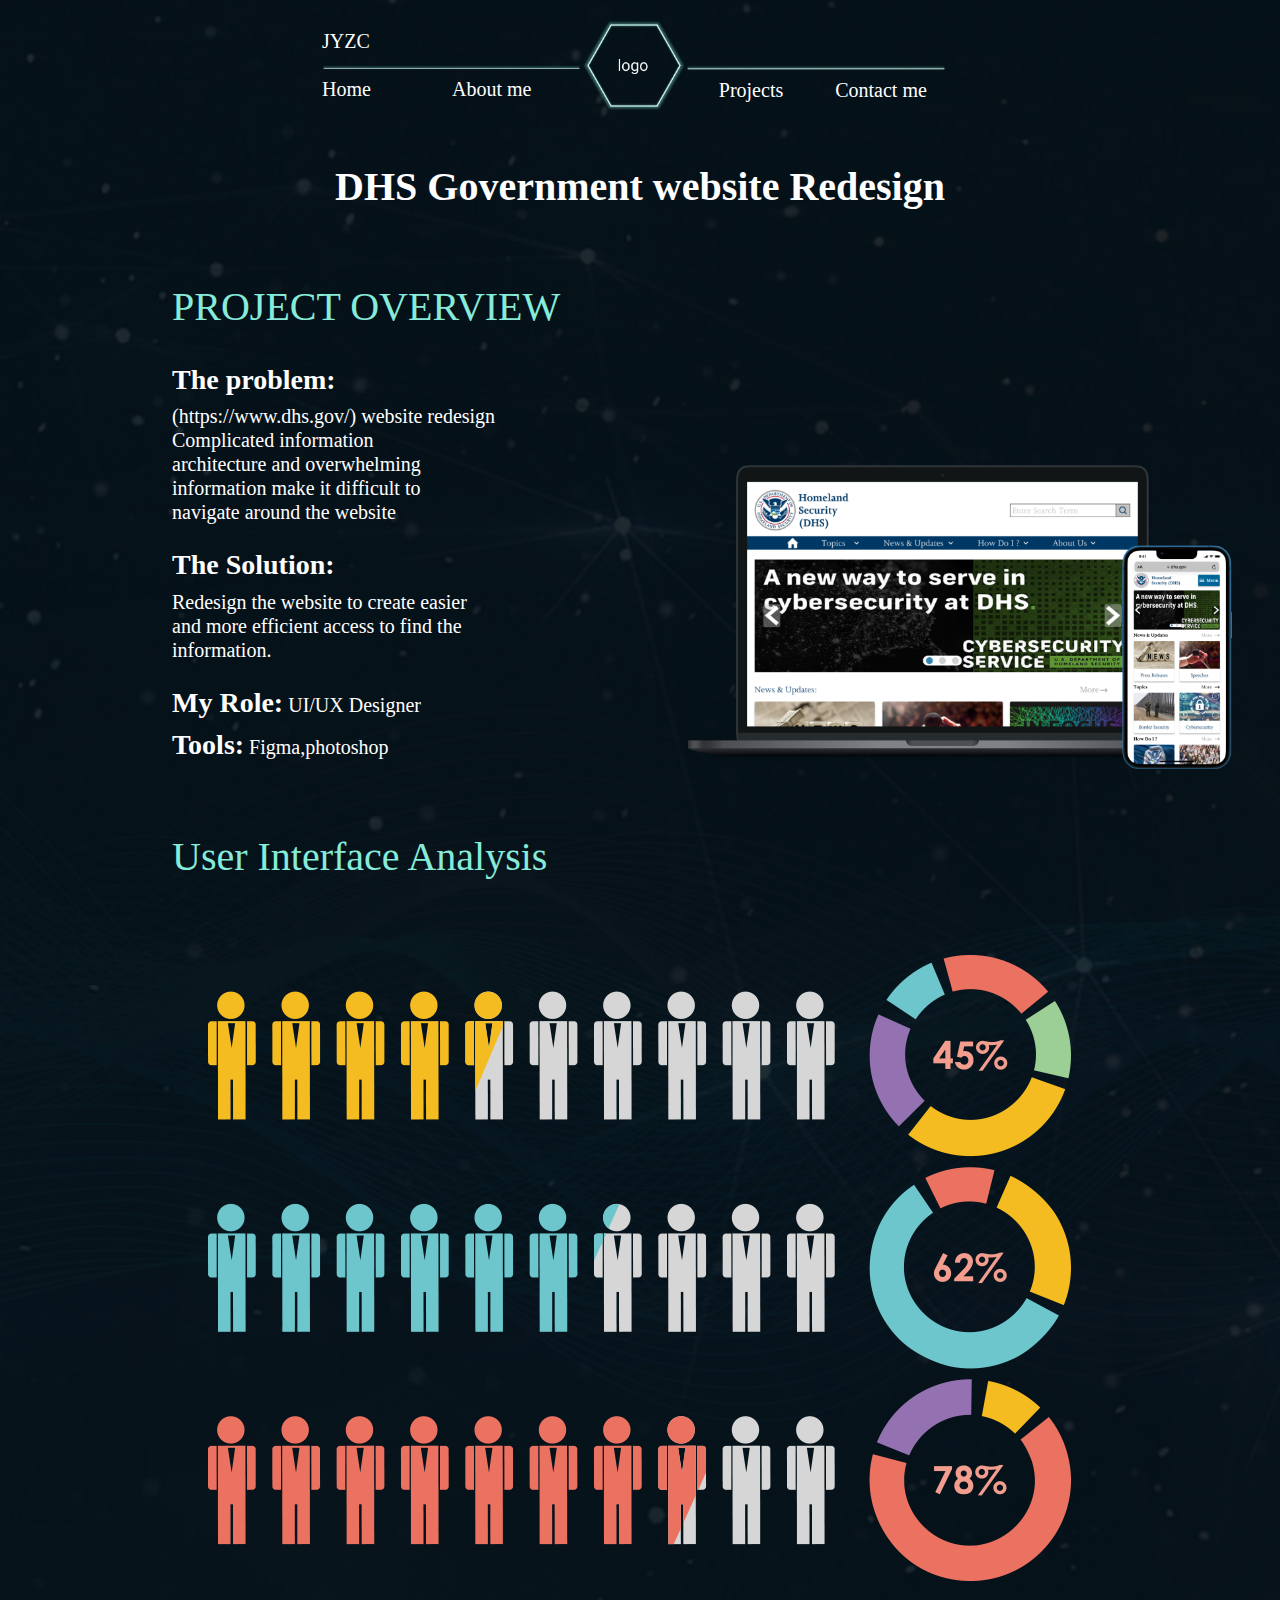
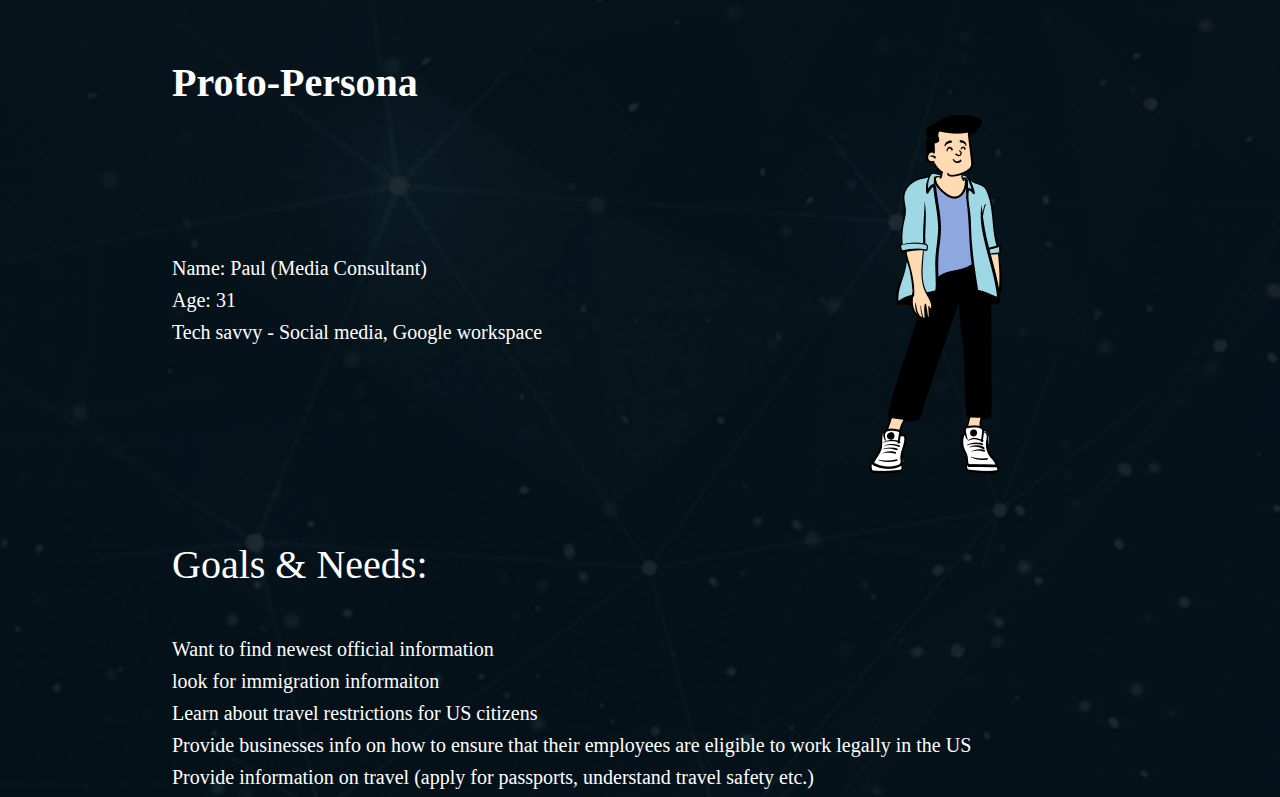
<file: wk20/caseStudy.html>
<!DOCTYPE html>
<html lang="en">
<head>
    <meta charset="UTF-8">
    <meta http-equiv="X-UA-Compatible" content="IE=edge">
    <meta name="viewport" content="width=device-width, initial-scale=1.0">
    <title>DHS Case Study</title>
    <link rel="stylesheet" href="css/bootstrap.min.css">
    <link rel="stylesheet" href="css/caseStudy.css">
</head>
<body>
        <!-- header  -->
        <div class="container-fluid mt-3 ">
            <div class="row m-3 h5">
              <div class="col-md-1 col-lg-2 col-xl-3 bg-transparent">
              </div>
    
              <!--header Nav-->
              <div class="col-md-10 col-lg-8 col-xl-6 nav"> 
                <div class="row align-items-center">
                  <!-- left -->
                  <div class="col-5">
                    <div class="row row-cols">
                      <div class="col p-0">JYZC <img class="img-fluid" src="images/line.png" alt="line"></div>
                    </div>
                    <div class="row row-cols-2">
                      <div class="col p-0">
                        <a class="text-reset text-decoration-none" href="index.html">Home</a></div>
                      <div class="col p-0">
                        <a class="text-reset text-decoration-none" href="#">About me</a></div>
                    </div>
                  </div>
              <!-- logo -->
                  <div class="col-2 p-0">
                    <img class="img-fluid logo" src="images/logo-shape.png" alt="">
                  </div>
                  <!-- right -->
                  <div class="col-5 text-center">
                    <div class="row row-cols">
                      <div class="col p-0"> <div class="placeholder"></div> <img class="img-fluid" src="images/line.png" alt="line"></div>
                    </div>
                    <div class="row row-cols-2">
                      <div class="col p-0">
                        <a class="text-reset text-decoration-none" href="#">Projects</a></div>
                      <div class="col p-0">
                        <a class="text-reset text-decoration-none" href="#">Contact me</a></div>
                    </div>
                  </div>
              </div>
            </div>
    
              <div class="col-md-1 col-lg-2 col-xl-3 bg-transparent"></div>
              <div class="img-fluid hMune p-0"><img src="images/hamburgerM.png" alt=""></div>
            </div>
        </div>

        <!--main content-->
        <div class="container-fluid mt-5">

            
            <div class="mt-5 mb-5 p-0 d-flex justify-content-center subHeading">
                <h1 class="bold">DHS Government website Redesign</h1>
            </div>

            <div class="row align-items-end mt-4">
                <!--left-->
                <div class="col-6">
                  <!--text1-->
                  <div class="row p-0 mt-3">
      
                    <div class="col-md-1 col-lg-2 col-xl-3 bg-transparent"></div>
      
                    <div class="col-md-10 col-lg-8 col-xl-6 textArea">
                      <h1 class="changeColor no-warp">PROJECT OVERVIEW</h1>
                      <br>
                      <h3 class="no-warp bold">The problem:</h3>
                      <h5> <span class="no-warp">(https://www.dhs.gov/) website redesign</span><br> Complicated information architecture and overwhelming information make it difficult to navigate around the website </h5>
                    </div>
                    
                    <div class="col-md-1 col-lg-2 col-xl-3 bg-transparent"></div>
      
                  </div>
                  <!--text2-->
                  <div class="row p-0 mt-3">
      
                    <div class="col-md-1 col-lg-2 col-xl-3 bg-transparent"></div>
      
                    <div class="col-md-10 col-lg-8 col-xl-6 mt textArea">
                      <h3 class="bold no-warp">The Solution:</h3>
                      <h5>Redesign the website to create easier and more efficient access to find the information.</h5>
                    </div>
                    
                    <div class="col-md-1 col-lg-2 col-xl-3 bg-transparent"></div>
      
                  </div>
                  <!--line3-->
                  <div class="row p-0 mt-3">
      
                    <div class="col-md-1 col-lg-2 col-xl-3 bg-transparent"></div>
      
                    <div class="col-md-10 col-lg-8 col-xl-6 mt textArea">
                      <h5 class="no-warp"><span class="bold h3">My Role:</span> UI/UX Designer</h5>
                      <h5 class="no-warp"><span class="bold h3">Tools:</span>  Figma,photoshop</h5>                      
                    </div>
                    
                    <div class="col-md-1 col-lg-2 col-xl-3 bg-transparent"></div>
      
                  </div>
                </div>
                <!--right-->
                <div class="col-6 text-center px-5">
                  <img class="img-fluid" src="images/dhs Mock up 2.png" alt="">
                </div>
            
              </div>
                <!--UIA-->
                <div class="row mt-5">
                    <div class="col-6">
                        <!--Subheading-->
                        <div class="row p-0 mt-3">
            
                          <div class="col-md-1 col-lg-2 col-xl-3 bg-transparent"></div>
            
                          <div class="col-md-10 col-lg-8 col-xl-6 textArea">
                            <h1 class="changeColor no-warp">User Interface Analysis</h1>
                          </div>
                          
                          <div class="col-md-1 col-lg-2 col-xl-3 bg-transparent"></div>

                        </div>
                    </div>

                    <div class="col-6 bg-transparent"></div>

                    <div class="mt-5 p-0 d-flex flex-column">
                        <div class="d-flex justify-content-center p-0"><img src="images/UIA.png" alt=""></div>
                    </div>
                </div>    

                <div class="row mt-5">
                    <div class="col-6">
                        <!--Subheading-->
                        <div class="row p-0 mt-3">
            
                          <div class="col-md-1 col-lg-2 col-xl-3 bg-transparent"></div>
            
                          <div class="col-md-10 col-lg-8 col-xl-6 textArea">
                            <h1 class="no-warp bold">Proto-Persona</h1>
                          </div>
                          
                          <div class="col-md-1 col-lg-2 col-xl-3 bg-transparent"></div>

                        </div>
                    </div>

                    <div class="col-6 bg-transparent"></div>

                </div>
                <!--Persona-->
                <div class="row align-items-center">
                    <div class="col-6">
                        <!--name-->
                        <div class="row p-0 mt-3">
            
                          <div class="col-md-1 col-lg-2 col-xl-3 bg-transparent"></div>
            
                          <div class="col-md-10 col-lg-8 col-xl-6 textArea">
                            <h5 class="no-warp">Name: Paul (Media Consultant)</h5>
                            <h5 class="no-warp">Age: 31</h5>
                            <h5 class="no-warp">Tech savvy - Social media, Google workspace</h5>                            
                          </div>
                          
                          <div class="col-md-1 col-lg-2 col-xl-3 bg-transparent"></div>

                        </div>
                    </div>

                    <div class="col-6 text-center px-5">
                        <img class="img-fluid" src="images/Paul.png" alt="">
                    </div>

                </div>    

                <div class="row mt-5">
                    <div class="col-6">
 
                        <div class="row p-0 mt-3">
            
                          <div class="col-md-1 col-lg-2 col-xl-3 bg-transparent"></div>
            
                          <div class="col-md-10 col-lg-8 col-xl-6 textArea">
                            <h1 class="no-warp mb-5">Goals & Needs:</h1>
                            <h5 class="no-warp ">Want to find newest official information</h5>
                            <h5 class="no-warp ">look for immigration informaiton </h5>
                            <h5 class="no-warp ">Learn about travel restrictions for US citizens </h5>
                            <h5 class="no-warp ">Provide businesses info on how to ensure that their employees are eligible to work legally in the US</h5>
                            <h5 class="no-warp ">Provide information on travel (apply for passports, understand travel safety etc.)</h5>
                          </div>
                          
                          <div class="col-md-1 col-lg-2 col-xl-3 bg-transparent"></div>

                        </div>
                    </div>

                    <div class="col-6 bg-transparent"></div>

                </div>
                </div>
                
            
        </div>
</body>
</html>
</file>
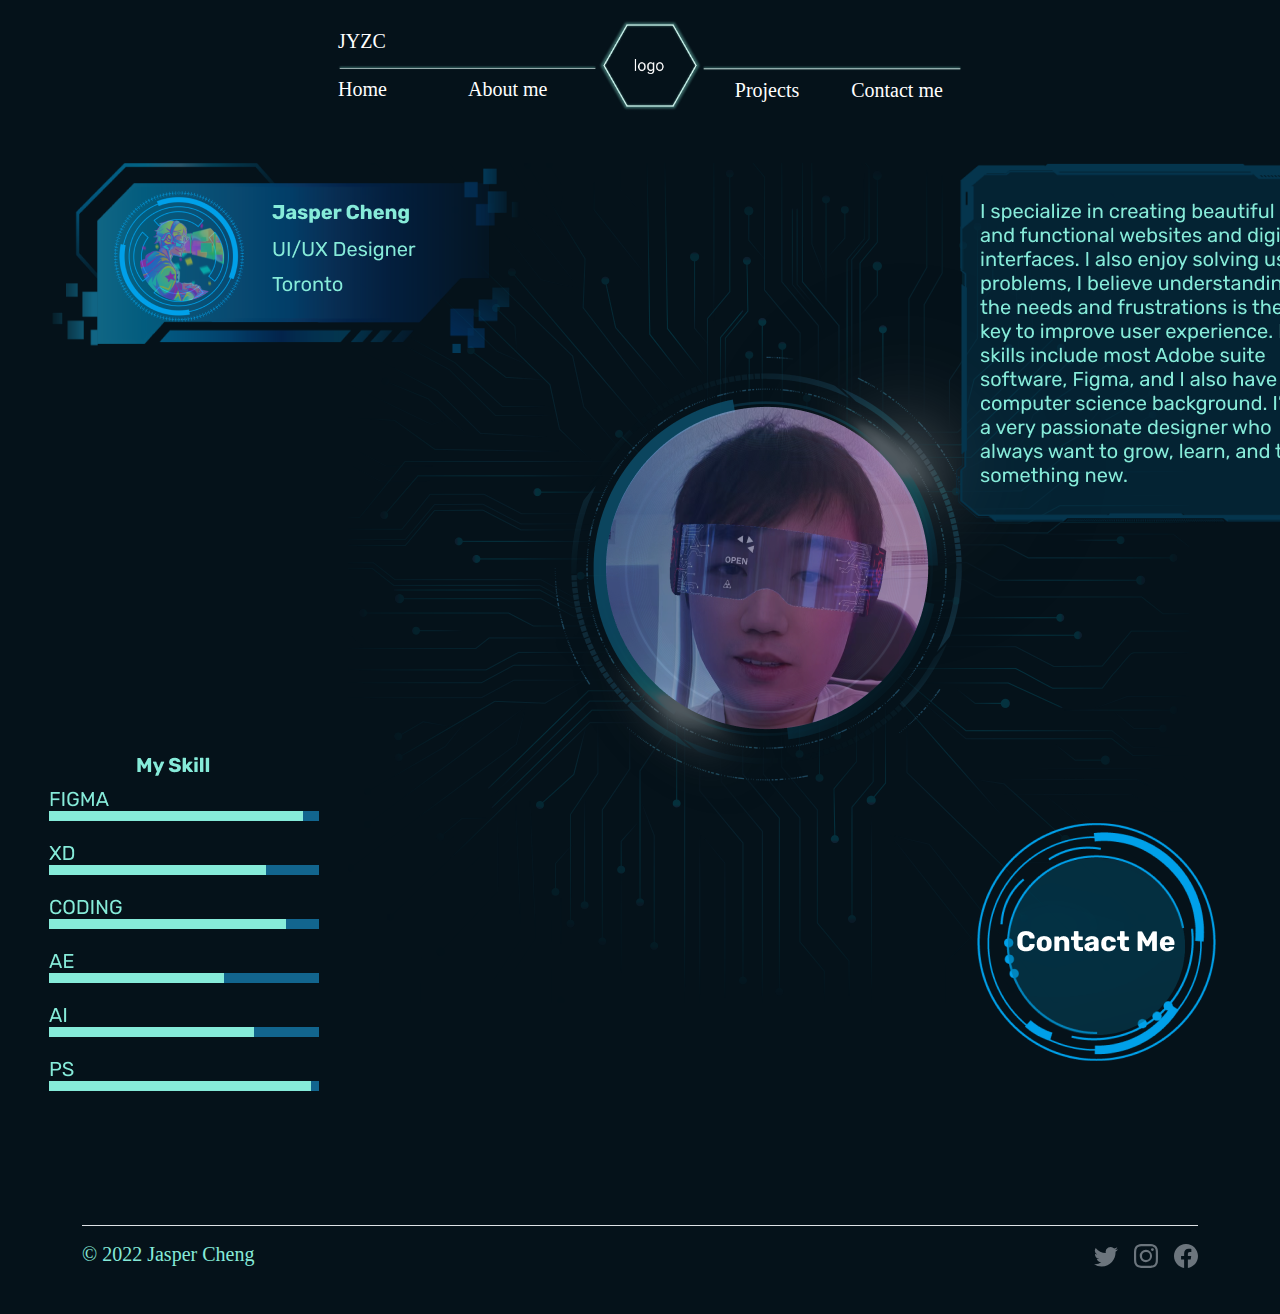
<file: wk21/aboutMe.html>
<!DOCTYPE html>
<html lang="en">
<head>
    <meta charset="UTF-8">
    <meta http-equiv="X-UA-Compatible" content="IE=edge">
    <meta name="viewport" content="width=device-width, initial-scale=1.0">
    <title>About Me</title>
    <link rel="stylesheet" href="css/bootstrap.min.css">
    <link rel="stylesheet" href="css/aboutMe.css">

    <svg xmlns="http://www.w3.org/2000/svg" style="display: none;">
      <symbol id="bootstrap" viewBox="0 0 118 94">
        <title>Bootstrap</title>
        <path fill-rule="evenodd" clip-rule="evenodd" d="M24.509 0c-6.733 0-11.715 5.893-11.492 12.284.214 6.14-.064 14.092-2.066 20.577C8.943 39.365 5.547 43.485 0 44.014v5.972c5.547.529 8.943 4.649 10.951 11.153 2.002 6.485 2.28 14.437 2.066 20.577C12.794 88.106 17.776 94 24.51 94H93.5c6.733 0 11.714-5.893 11.491-12.284-.214-6.14.064-14.092 2.066-20.577 2.009-6.504 5.396-10.624 10.943-11.153v-5.972c-5.547-.529-8.934-4.649-10.943-11.153-2.002-6.484-2.28-14.437-2.066-20.577C105.214 5.894 100.233 0 93.5 0H24.508zM80 57.863C80 66.663 73.436 72 62.543 72H44a2 2 0 01-2-2V24a2 2 0 012-2h18.437c9.083 0 15.044 4.92 15.044 12.474 0 5.302-4.01 10.049-9.119 10.88v.277C75.317 46.394 80 51.21 80 57.863zM60.521 28.34H49.948v14.934h8.905c6.884 0 10.68-2.772 10.68-7.727 0-4.643-3.264-7.207-9.012-7.207zM49.948 49.2v16.458H60.91c7.167 0 10.964-2.876 10.964-8.281 0-5.406-3.903-8.178-11.425-8.178H49.948z"></path>
      </symbol>
      <symbol id="facebook" viewBox="0 0 16 16">
        <path d="M16 8.049c0-4.446-3.582-8.05-8-8.05C3.58 0-.002 3.603-.002 8.05c0 4.017 2.926 7.347 6.75 7.951v-5.625h-2.03V8.05H6.75V6.275c0-2.017 1.195-3.131 3.022-3.131.876 0 1.791.157 1.791.157v1.98h-1.009c-.993 0-1.303.621-1.303 1.258v1.51h2.218l-.354 2.326H9.25V16c3.824-.604 6.75-3.934 6.75-7.951z"/>
      </symbol>
      <symbol id="instagram" viewBox="0 0 16 16">
          <path d="M8 0C5.829 0 5.556.01 4.703.048 3.85.088 3.269.222 2.76.42a3.917 3.917 0 0 0-1.417.923A3.927 3.927 0 0 0 .42 2.76C.222 3.268.087 3.85.048 4.7.01 5.555 0 5.827 0 8.001c0 2.172.01 2.444.048 3.297.04.852.174 1.433.372 1.942.205.526.478.972.923 1.417.444.445.89.719 1.416.923.51.198 1.09.333 1.942.372C5.555 15.99 5.827 16 8 16s2.444-.01 3.298-.048c.851-.04 1.434-.174 1.943-.372a3.916 3.916 0 0 0 1.416-.923c.445-.445.718-.891.923-1.417.197-.509.332-1.09.372-1.942C15.99 10.445 16 10.173 16 8s-.01-2.445-.048-3.299c-.04-.851-.175-1.433-.372-1.941a3.926 3.926 0 0 0-.923-1.417A3.911 3.911 0 0 0 13.24.42c-.51-.198-1.092-.333-1.943-.372C10.443.01 10.172 0 7.998 0h.003zm-.717 1.442h.718c2.136 0 2.389.007 3.232.046.78.035 1.204.166 1.486.275.373.145.64.319.92.599.28.28.453.546.598.92.11.281.24.705.275 1.485.039.843.047 1.096.047 3.231s-.008 2.389-.047 3.232c-.035.78-.166 1.203-.275 1.485a2.47 2.47 0 0 1-.599.919c-.28.28-.546.453-.92.598-.28.11-.704.24-1.485.276-.843.038-1.096.047-3.232.047s-2.39-.009-3.233-.047c-.78-.036-1.203-.166-1.485-.276a2.478 2.478 0 0 1-.92-.598 2.48 2.48 0 0 1-.6-.92c-.109-.281-.24-.705-.275-1.485-.038-.843-.046-1.096-.046-3.233 0-2.136.008-2.388.046-3.231.036-.78.166-1.204.276-1.486.145-.373.319-.64.599-.92.28-.28.546-.453.92-.598.282-.11.705-.24 1.485-.276.738-.034 1.024-.044 2.515-.045v.002zm4.988 1.328a.96.96 0 1 0 0 1.92.96.96 0 0 0 0-1.92zm-4.27 1.122a4.109 4.109 0 1 0 0 8.217 4.109 4.109 0 0 0 0-8.217zm0 1.441a2.667 2.667 0 1 1 0 5.334 2.667 2.667 0 0 1 0-5.334z"/>
      </symbol>
      <symbol id="twitter" viewBox="0 0 16 16">
        <path d="M5.026 15c6.038 0 9.341-5.003 9.341-9.334 0-.14 0-.282-.006-.422A6.685 6.685 0 0 0 16 3.542a6.658 6.658 0 0 1-1.889.518 3.301 3.301 0 0 0 1.447-1.817 6.533 6.533 0 0 1-2.087.793A3.286 3.286 0 0 0 7.875 6.03a9.325 9.325 0 0 1-6.767-3.429 3.289 3.289 0 0 0 1.018 4.382A3.323 3.323 0 0 1 .64 6.575v.045a3.288 3.288 0 0 0 2.632 3.218 3.203 3.203 0 0 1-.865.115 3.23 3.23 0 0 1-.614-.057 3.283 3.283 0 0 0 3.067 2.277A6.588 6.588 0 0 1 .78 13.58a6.32 6.32 0 0 1-.78-.045A9.344 9.344 0 0 0 5.026 15z"/>
      </symbol>
    </svg>

</head>
<body>
    <div class="container-fluid m-3 ">
        <div class="row m-3 h5">
          <div class="col-md-1 col-lg-2 col-xl-3 bg-transparent">
          </div>

          <!--header Nav-->
          <div class="col-md-10 col-lg-8 col-xl-6 nav"> 
            <div class="row align-items-center">
              <!-- left -->
              <div class="col-5">
                <div class="row row-cols">
                  <div class="col p-0">JYZC <img class="img-fluid" src="images/line.png" alt="line"></div>
                </div>
                <div class="row row-cols-2">
                  <div class="col p-0">
                    <a class="text-reset text-decoration-none" href="index.html">Home</a>
                  </div>
                  <div class="col p-0">
                    <a class="text-reset text-decoration-none" href="aboutMe.html">About me</a>
                  </div>
                </div>
              </div>
            <!-- logo -->
              <div class="col-2 p-0">
                <img class="img-fluid logo" src="images/logo-shape.png" alt="">
              </div>
              <!-- right -->
              <div class="col-5 text-center">
                <div class="row row-cols">
                  <div class="col p-0"> <div class="placeholder"></div> <img class="img-fluid" src="images/line.png" alt="line"></div>
                </div>
                <div class="row row-cols-2">
                  <div class="col p-0">
                    <a class="text-reset text-decoration-none" href="#">Projects</a></div>
                  <div class="col p-0">
                    <a class="text-reset text-decoration-none" href="contactMe.html">Contact me</a></div>
                </div>
              </div>
          </div>
        </div>

          <div class="col-md-1 col-lg-2 col-xl-3 bg-transparent"></div>
          <div class="img-fluid hMune p-0"><img src="images/hamburgerM.png" alt=""></div>
        </div>
      </div>

      <!-- Content -->
      <div class="cotainer-fluid content p-3">
        
        <div class="row m-3">

          <div class="col-3">
            <div class="row-cols text-center"><img src="images/profile.png" alt=""></div>
            <div class="row-cols bg-transparent holder"></div>
            <div class="row-cols text-center"><img src="images/skill.png" alt=""></div>
          </div>

          <div class="col-6"><img src="images/profileGruop.png" alt=""></div>

          <div class="col-3">
            <div class="row-cols text-center"><img src="images/text.png" alt=""></div>
            <div class="row-cols bg-transparent holder-r"></div>
            <div class="row-cols text-center align-items-center"><a href="contactMe.html"><img src="images/button-contact.png" alt=""></a></div>
          </div>

        </div>

      </div>

      <div class="container space">
        <footer class="d-flex flex-wrap justify-content-between align-items-center py-3 my-4 border-top">
          <div class="col-md-4 d-flex align-items-center">
            <span class="changeColor h5">&copy; 2022 Jasper Cheng</span>
          </div>
      
          <ul class="nav col-md-4 justify-content-end list-unstyled d-flex">
            <li class="ms-3"><a class="text-muted" href="#"><svg class="bi" width="24" height="24"><use xlink:href="#twitter"/></svg></a></li>
            <li class="ms-3"><a class="text-muted" href="#"><svg class="bi" width="24" height="24"><use xlink:href="#instagram"/></svg></a></li>
            <li class="ms-3"><a class="text-muted" href="#"><svg class="bi" width="24" height="24"><use xlink:href="#facebook"/></svg></a></li>
          </ul>
        </footer> 
    </div>

</body>
</html>
</file>
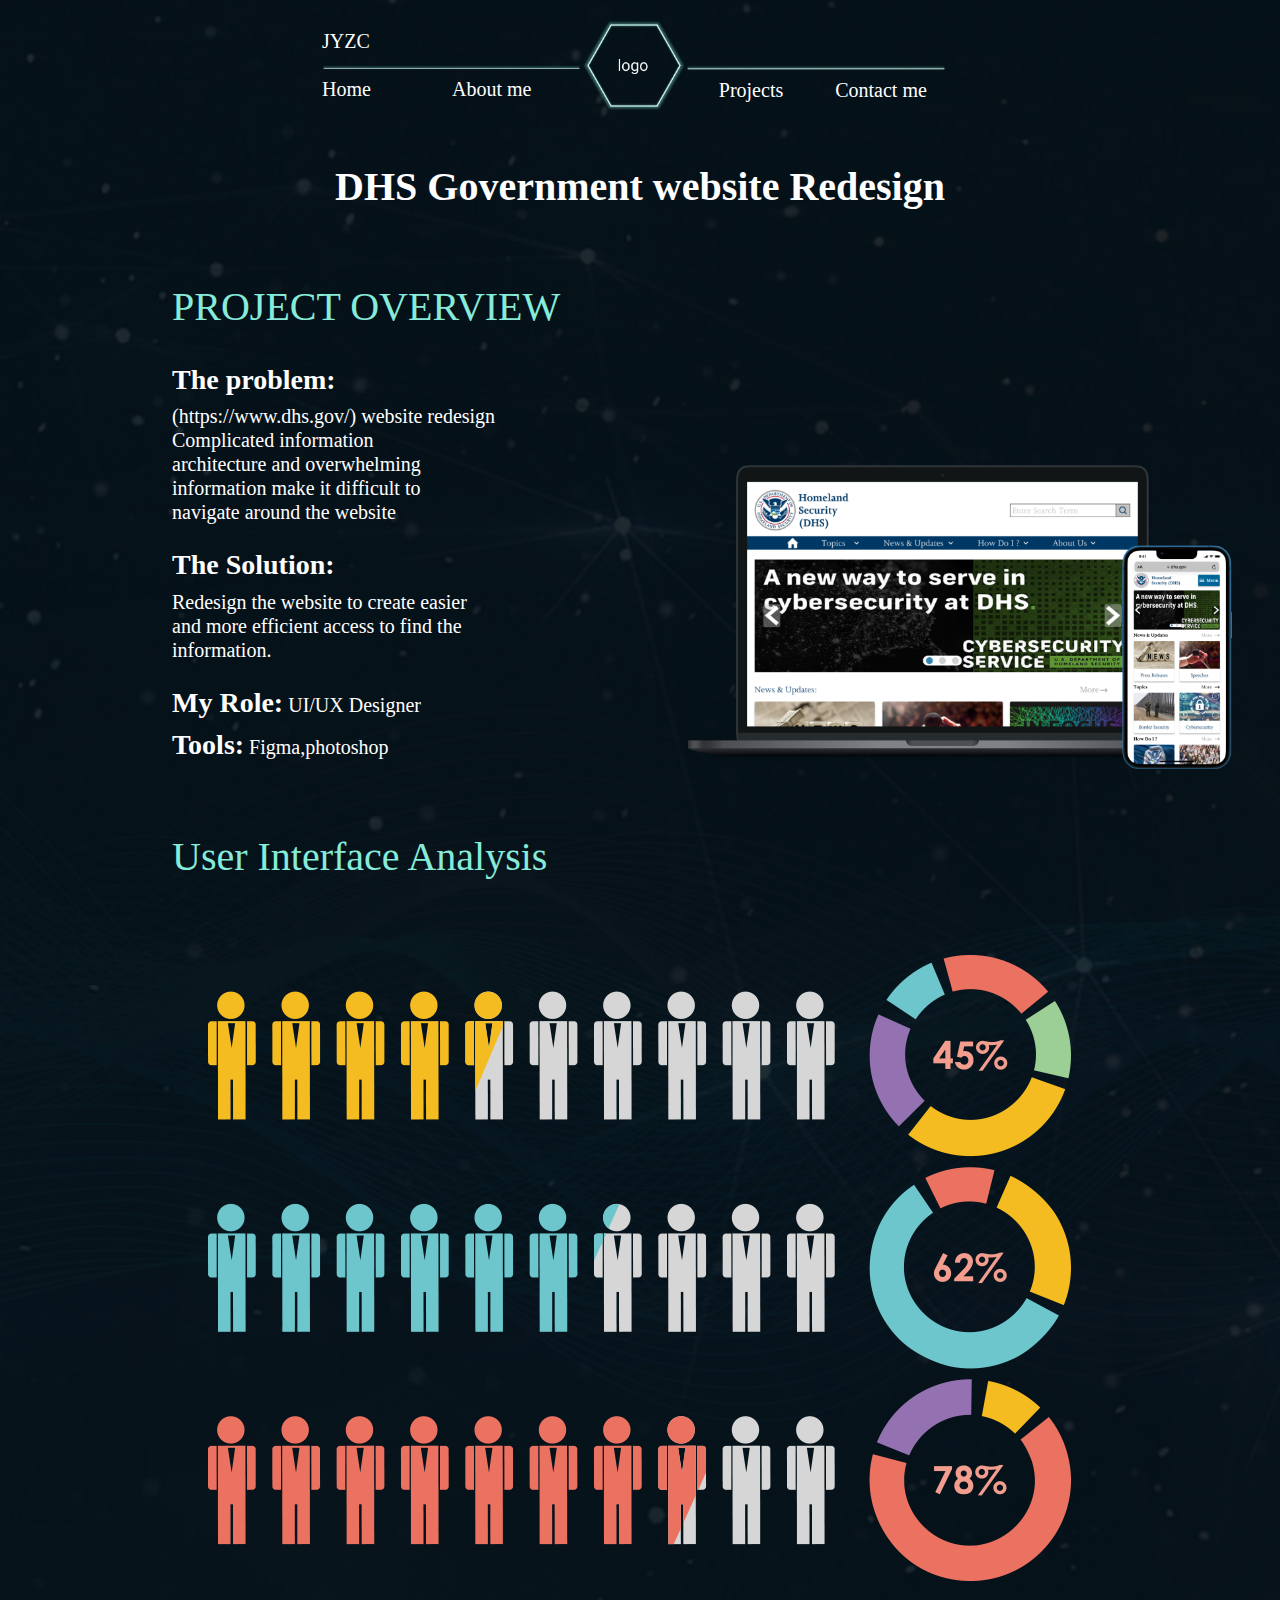
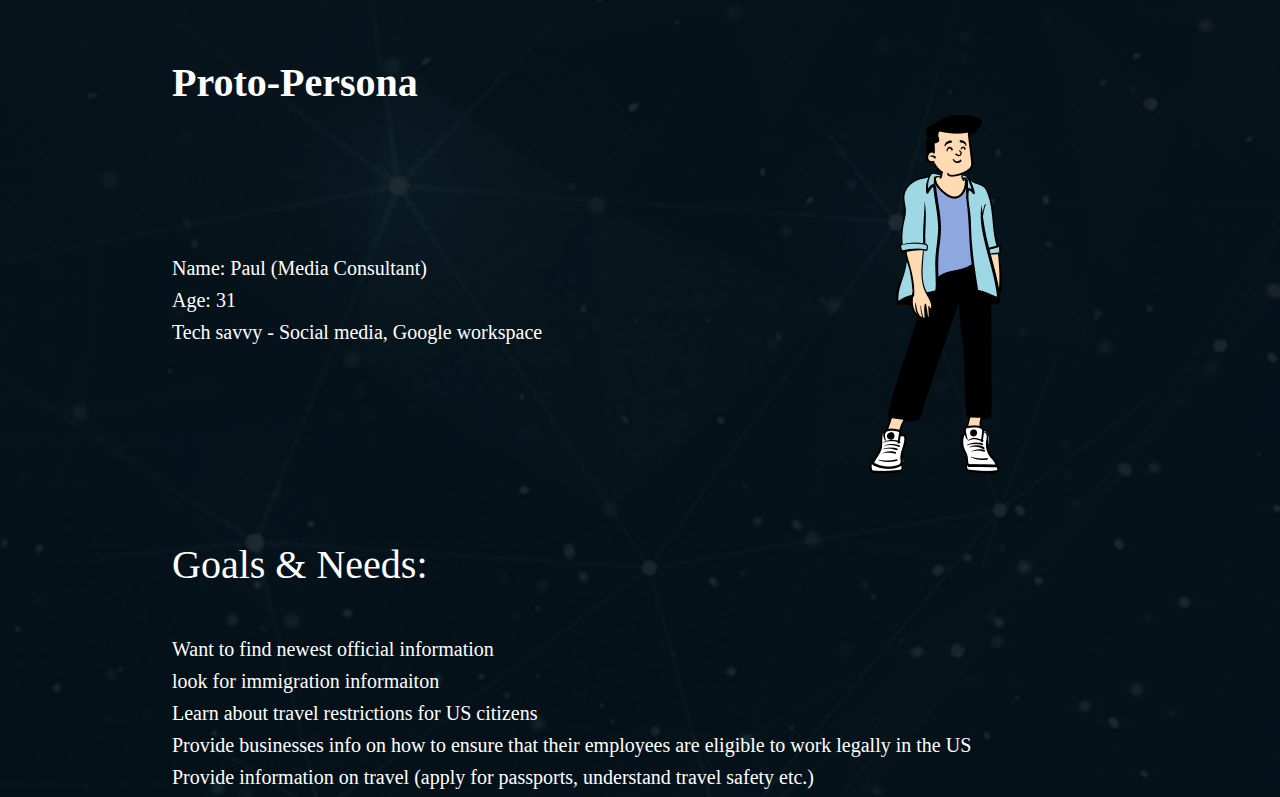
<file: wk21/caseStudy.html>
<!DOCTYPE html>
<html lang="en">
<head>
    <meta charset="UTF-8">
    <meta http-equiv="X-UA-Compatible" content="IE=edge">
    <meta name="viewport" content="width=device-width, initial-scale=1.0">
    <title>DHS Case Study</title>
    <link rel="stylesheet" href="css/bootstrap.min.css">
    <link rel="stylesheet" href="css/caseStudy.css">
</head>
<body>
        <!-- header  -->
        <div class="container-fluid mt-3 ">
            <div class="row m-3 h5">
              <div class="col-md-1 col-lg-2 col-xl-3 bg-transparent">
              </div>
    
              <!--header Nav-->
              <div class="col-md-10 col-lg-8 col-xl-6 nav"> 
                <div class="row align-items-center">
                  <!-- left -->
                  <div class="col-5">
                    <div class="row row-cols">
                      <div class="col p-0">JYZC <img class="img-fluid" src="images/line.png" alt="line"></div>
                    </div>
                    <div class="row row-cols-2">
                      <div class="col p-0">
                        <a class="text-reset text-decoration-none" href="index.html">Home</a></div>
                      <div class="col p-0">
                        <a class="text-reset text-decoration-none" href="aboutMe.html">About me</a></div>
                    </div>
                  </div>
              <!-- logo -->
                  <div class="col-2 p-0">
                    <img class="img-fluid logo" src="images/logo-shape.png" alt="">
                  </div>
                  <!-- right -->
                  <div class="col-5 text-center">
                    <div class="row row-cols">
                      <div class="col p-0"> <div class="placeholder"></div> <img class="img-fluid" src="images/line.png" alt="line"></div>
                    </div>
                    <div class="row row-cols-2">
                      <div class="col p-0">
                        <a class="text-reset text-decoration-none" href="#">Projects</a></div>
                      <div class="col p-0">
                        <a class="text-reset text-decoration-none" href="contactMe.html">Contact me</a></div>
                    </div>
                  </div>
              </div>
            </div>
    
              <div class="col-md-1 col-lg-2 col-xl-3 bg-transparent"></div>
              <div class="img-fluid hMune p-0"><img src="images/hamburgerM.png" alt=""></div>
            </div>
        </div>

        <!--main content-->
        <div class="container-fluid mt-5">

            
            <div class="mt-5 mb-5 p-0 d-flex justify-content-center subHeading">
                <h1 class="bold">DHS Government website Redesign</h1>
            </div>

            <div class="row align-items-end mt-4">
                <!--left-->
                <div class="col-6">
                  <!--text1-->
                  <div class="row p-0 mt-3">
      
                    <div class="col-md-1 col-lg-2 col-xl-3 bg-transparent"></div>
      
                    <div class="col-md-10 col-lg-8 col-xl-6 textArea">
                      <h1 class="changeColor no-warp">PROJECT OVERVIEW</h1>
                      <br>
                      <h3 class="no-warp bold">The problem:</h3>
                      <h5> <span class="no-warp">(https://www.dhs.gov/) website redesign</span><br> Complicated information architecture and overwhelming information make it difficult to navigate around the website </h5>
                    </div>
                    
                    <div class="col-md-1 col-lg-2 col-xl-3 bg-transparent"></div>
      
                  </div>
                  <!--text2-->
                  <div class="row p-0 mt-3">
      
                    <div class="col-md-1 col-lg-2 col-xl-3 bg-transparent"></div>
      
                    <div class="col-md-10 col-lg-8 col-xl-6 mt textArea">
                      <h3 class="bold no-warp">The Solution:</h3>
                      <h5>Redesign the website to create easier and more efficient access to find the information.</h5>
                    </div>
                    
                    <div class="col-md-1 col-lg-2 col-xl-3 bg-transparent"></div>
      
                  </div>
                  <!--line3-->
                  <div class="row p-0 mt-3">
      
                    <div class="col-md-1 col-lg-2 col-xl-3 bg-transparent"></div>
      
                    <div class="col-md-10 col-lg-8 col-xl-6 mt textArea">
                      <h5 class="no-warp"><span class="bold h3">My Role:</span> UI/UX Designer</h5>
                      <h5 class="no-warp"><span class="bold h3">Tools:</span>  Figma,photoshop</h5>                      
                    </div>
                    
                    <div class="col-md-1 col-lg-2 col-xl-3 bg-transparent"></div>
      
                  </div>
                </div>
                <!--right-->
                <div class="col-6 text-center px-5">
                  <img class="img-fluid" src="images/dhs Mock up 2.png" alt="">
                </div>
            
              </div>
                <!--UIA-->
                <div class="row mt-5">
                    <div class="col-6">
                        <!--Subheading-->
                        <div class="row p-0 mt-3">
            
                          <div class="col-md-1 col-lg-2 col-xl-3 bg-transparent"></div>
            
                          <div class="col-md-10 col-lg-8 col-xl-6 textArea">
                            <h1 class="changeColor no-warp">User Interface Analysis</h1>
                          </div>
                          
                          <div class="col-md-1 col-lg-2 col-xl-3 bg-transparent"></div>

                        </div>
                    </div>

                    <div class="col-6 bg-transparent"></div>

                    <div class="mt-5 p-0 d-flex flex-column">
                        <div class="d-flex justify-content-center p-0"><img src="images/UIA.png" alt=""></div>
                    </div>
                </div>    

                <div class="row mt-5">
                    <div class="col-6">
                        <!--Subheading-->
                        <div class="row p-0 mt-3">
            
                          <div class="col-md-1 col-lg-2 col-xl-3 bg-transparent"></div>
            
                          <div class="col-md-10 col-lg-8 col-xl-6 textArea">
                            <h1 class="no-warp bold">Proto-Persona</h1>
                          </div>
                          
                          <div class="col-md-1 col-lg-2 col-xl-3 bg-transparent"></div>

                        </div>
                    </div>

                    <div class="col-6 bg-transparent"></div>

                </div>
                <!--Persona-->
                <div class="row align-items-center">
                    <div class="col-6">
                        <!--name-->
                        <div class="row p-0 mt-3">
            
                          <div class="col-md-1 col-lg-2 col-xl-3 bg-transparent"></div>
            
                          <div class="col-md-10 col-lg-8 col-xl-6 textArea">
                            <h5 class="no-warp">Name: Paul (Media Consultant)</h5>
                            <h5 class="no-warp">Age: 31</h5>
                            <h5 class="no-warp">Tech savvy - Social media, Google workspace</h5>                            
                          </div>
                          
                          <div class="col-md-1 col-lg-2 col-xl-3 bg-transparent"></div>

                        </div>
                    </div>

                    <div class="col-6 text-center px-5">
                        <img class="img-fluid" src="images/Paul.png" alt="">
                    </div>

                </div>    

                <div class="row mt-5">
                    <div class="col-6">
 
                        <div class="row p-0 mt-3">
            
                          <div class="col-md-1 col-lg-2 col-xl-3 bg-transparent"></div>
            
                          <div class="col-md-10 col-lg-8 col-xl-6 textArea">
                            <h1 class="no-warp mb-5">Goals & Needs:</h1>
                            <h5 class="no-warp ">Want to find newest official information</h5>
                            <h5 class="no-warp ">look for immigration informaiton </h5>
                            <h5 class="no-warp ">Learn about travel restrictions for US citizens </h5>
                            <h5 class="no-warp ">Provide businesses info on how to ensure that their employees are eligible to work legally in the US</h5>
                            <h5 class="no-warp ">Provide information on travel (apply for passports, understand travel safety etc.)</h5>
                          </div>
                          
                          <div class="col-md-1 col-lg-2 col-xl-3 bg-transparent"></div>

                        </div>
                    </div>

                    <div class="col-6 bg-transparent"></div>

                </div>
                </div>
                
            
        </div>
</body>
</html>
</file>
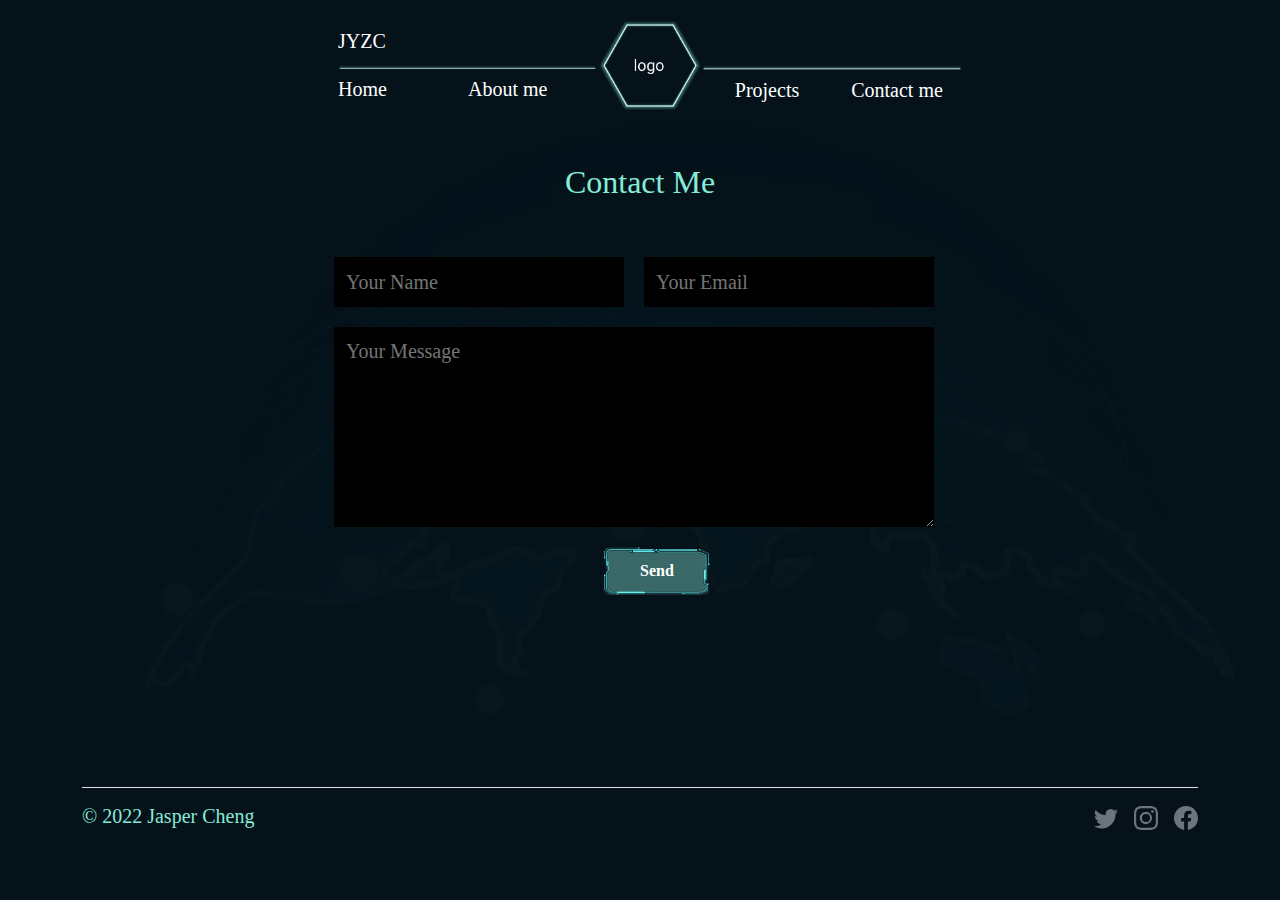
<file: wk21/contactMe.html>
<!DOCTYPE html>
<html lang="en">
<head>
    <meta charset="UTF-8">
    <meta http-equiv="X-UA-Compatible" content="IE=edge">
    <meta name="viewport" content="width=device-width, initial-scale=1.0">
    <title>Contact Me</title>
    <link rel="stylesheet" href="css/bootstrap.min.css">
    <link rel="stylesheet" href="css/contactMe.css">
    <svg xmlns="http://www.w3.org/2000/svg" style="display: none;">
        <symbol id="bootstrap" viewBox="0 0 118 94">
          <title>Bootstrap</title>
          <path fill-rule="evenodd" clip-rule="evenodd" d="M24.509 0c-6.733 0-11.715 5.893-11.492 12.284.214 6.14-.064 14.092-2.066 20.577C8.943 39.365 5.547 43.485 0 44.014v5.972c5.547.529 8.943 4.649 10.951 11.153 2.002 6.485 2.28 14.437 2.066 20.577C12.794 88.106 17.776 94 24.51 94H93.5c6.733 0 11.714-5.893 11.491-12.284-.214-6.14.064-14.092 2.066-20.577 2.009-6.504 5.396-10.624 10.943-11.153v-5.972c-5.547-.529-8.934-4.649-10.943-11.153-2.002-6.484-2.28-14.437-2.066-20.577C105.214 5.894 100.233 0 93.5 0H24.508zM80 57.863C80 66.663 73.436 72 62.543 72H44a2 2 0 01-2-2V24a2 2 0 012-2h18.437c9.083 0 15.044 4.92 15.044 12.474 0 5.302-4.01 10.049-9.119 10.88v.277C75.317 46.394 80 51.21 80 57.863zM60.521 28.34H49.948v14.934h8.905c6.884 0 10.68-2.772 10.68-7.727 0-4.643-3.264-7.207-9.012-7.207zM49.948 49.2v16.458H60.91c7.167 0 10.964-2.876 10.964-8.281 0-5.406-3.903-8.178-11.425-8.178H49.948z"></path>
        </symbol>
        <symbol id="facebook" viewBox="0 0 16 16">
          <path d="M16 8.049c0-4.446-3.582-8.05-8-8.05C3.58 0-.002 3.603-.002 8.05c0 4.017 2.926 7.347 6.75 7.951v-5.625h-2.03V8.05H6.75V6.275c0-2.017 1.195-3.131 3.022-3.131.876 0 1.791.157 1.791.157v1.98h-1.009c-.993 0-1.303.621-1.303 1.258v1.51h2.218l-.354 2.326H9.25V16c3.824-.604 6.75-3.934 6.75-7.951z"/>
        </symbol>
        <symbol id="instagram" viewBox="0 0 16 16">
            <path d="M8 0C5.829 0 5.556.01 4.703.048 3.85.088 3.269.222 2.76.42a3.917 3.917 0 0 0-1.417.923A3.927 3.927 0 0 0 .42 2.76C.222 3.268.087 3.85.048 4.7.01 5.555 0 5.827 0 8.001c0 2.172.01 2.444.048 3.297.04.852.174 1.433.372 1.942.205.526.478.972.923 1.417.444.445.89.719 1.416.923.51.198 1.09.333 1.942.372C5.555 15.99 5.827 16 8 16s2.444-.01 3.298-.048c.851-.04 1.434-.174 1.943-.372a3.916 3.916 0 0 0 1.416-.923c.445-.445.718-.891.923-1.417.197-.509.332-1.09.372-1.942C15.99 10.445 16 10.173 16 8s-.01-2.445-.048-3.299c-.04-.851-.175-1.433-.372-1.941a3.926 3.926 0 0 0-.923-1.417A3.911 3.911 0 0 0 13.24.42c-.51-.198-1.092-.333-1.943-.372C10.443.01 10.172 0 7.998 0h.003zm-.717 1.442h.718c2.136 0 2.389.007 3.232.046.78.035 1.204.166 1.486.275.373.145.64.319.92.599.28.28.453.546.598.92.11.281.24.705.275 1.485.039.843.047 1.096.047 3.231s-.008 2.389-.047 3.232c-.035.78-.166 1.203-.275 1.485a2.47 2.47 0 0 1-.599.919c-.28.28-.546.453-.92.598-.28.11-.704.24-1.485.276-.843.038-1.096.047-3.232.047s-2.39-.009-3.233-.047c-.78-.036-1.203-.166-1.485-.276a2.478 2.478 0 0 1-.92-.598 2.48 2.48 0 0 1-.6-.92c-.109-.281-.24-.705-.275-1.485-.038-.843-.046-1.096-.046-3.233 0-2.136.008-2.388.046-3.231.036-.78.166-1.204.276-1.486.145-.373.319-.64.599-.92.28-.28.546-.453.92-.598.282-.11.705-.24 1.485-.276.738-.034 1.024-.044 2.515-.045v.002zm4.988 1.328a.96.96 0 1 0 0 1.92.96.96 0 0 0 0-1.92zm-4.27 1.122a4.109 4.109 0 1 0 0 8.217 4.109 4.109 0 0 0 0-8.217zm0 1.441a2.667 2.667 0 1 1 0 5.334 2.667 2.667 0 0 1 0-5.334z"/>
        </symbol>
        <symbol id="twitter" viewBox="0 0 16 16">
          <path d="M5.026 15c6.038 0 9.341-5.003 9.341-9.334 0-.14 0-.282-.006-.422A6.685 6.685 0 0 0 16 3.542a6.658 6.658 0 0 1-1.889.518 3.301 3.301 0 0 0 1.447-1.817 6.533 6.533 0 0 1-2.087.793A3.286 3.286 0 0 0 7.875 6.03a9.325 9.325 0 0 1-6.767-3.429 3.289 3.289 0 0 0 1.018 4.382A3.323 3.323 0 0 1 .64 6.575v.045a3.288 3.288 0 0 0 2.632 3.218 3.203 3.203 0 0 1-.865.115 3.23 3.23 0 0 1-.614-.057 3.283 3.283 0 0 0 3.067 2.277A6.588 6.588 0 0 1 .78 13.58a6.32 6.32 0 0 1-.78-.045A9.344 9.344 0 0 0 5.026 15z"/>
        </symbol>
      </svg>
</head>
<body>
    <div class="container-fluid m-3 ">
        <div class="row m-3 h5">
          <div class="col-md-1 col-lg-2 col-xl-3 bg-transparent">
          </div>

          <!--header Nav-->
          <div class="col-md-10 col-lg-8 col-xl-6 nav"> 
            <div class="row align-items-center">
              <!-- left -->
              <div class="col-5">
                <div class="row row-cols">
                  <div class="col p-0">JYZC <img class="img-fluid" src="images/line.png" alt="line"></div>
                </div>
                <div class="row row-cols-2">
                  <div class="col p-0">
                    <a class="text-reset text-decoration-none" href="index.html">Home</a></div>
                  <div class="col p-0">
                    <a class="text-reset text-decoration-none" href="aboutMe.html">About me</a></div>
                </div>
              </div>
          <!-- logo -->
              <div class="col-2 p-0">
                <img class="img-fluid logo" src="images/logo-shape.png" alt="">
              </div>
              <!-- right -->
              <div class="col-5 text-center">
                <div class="row row-cols">
                  <div class="col p-0"> <div class="placeholder"></div> <img class="img-fluid" src="images/line.png" alt="line"></div>
                </div>
                <div class="row row-cols-2">
                  <div class="col p-0">
                    <a class="text-reset text-decoration-none" href="#">Projects</a></div>
                  <div class="col p-0">
                    <a class="text-reset text-decoration-none" href="contactMe.html">Contact me</a></div>
                </div>
              </div>
          </div>
        </div>

          <div class="col-md-1 col-lg-2 col-xl-3 bg-transparent"></div>
          <div class="img-fluid hMune p-0"><img src="images/hamburgerM.png" alt=""></div>
        </div>
    </div>

    <div class="content mt-5 d-flex justify-content-center p-0">
        <h2 class="changeColor">Contact Me</h2>
    </div>
    <div class="container-fluid mt-5">
        <div class="row m-3 h5">
          <div class="col-md-1 col-lg-2 col-xl-3 bg-transparent">
          </div>

          <div class="col-md-10 col-lg-8 col-xl-6 nav"> 
            <form action="" class="contact-form">
                <input type="text" class="textb" placeholder="Your Name">
                <input type="text" class="textb" placeholder="Your Email">
                <textarea placeholder="Your Message"></textarea>
                <button type="button" class="myButton bold btn btn-block">Send</button>
            </form>
          </div>
        </div>

          <div class="col-md-1 col-lg-2 col-xl-3 bg-transparent"></div>
          <div class="img-fluid hMune p-0"><img src="images/hamburgerM.png" alt=""></div>
        </div>
    </div>

    <div class="container space">
        <footer class="d-flex flex-wrap justify-content-between align-items-center py-3 my-4 border-top">
          <div class="col-md-4 d-flex align-items-center">
            <span class="changeColor h5">&copy; 2022 Jasper Cheng</span>
          </div>
      
          <ul class="nav col-md-4 justify-content-end list-unstyled d-flex">
            <li class="ms-3"><a class="text-muted" href="#"><svg class="bi" width="24" height="24"><use xlink:href="#twitter"/></svg></a></li>
            <li class="ms-3"><a class="text-muted" href="#"><svg class="bi" width="24" height="24"><use xlink:href="#instagram"/></svg></a></li>
            <li class="ms-3"><a class="text-muted" href="#"><svg class="bi" width="24" height="24"><use xlink:href="#facebook"/></svg></a></li>
          </ul>
        </footer>
    </div>


</body>
</html>
</file>
<file: portfolio/css/style.css>
body{
    font-family: "Rubik";
    background-color: #05121A;

}

/* .bg1{
    position: absolute;
    left: 0px;
    top: 0px;
    right: 0px;
    z-index: 0;
    height: 100vh;
    background-image: url("../image/background1.png");
    background-repeat: no-repeat;
    background-size: cover;
} */
.TopPart{
    height: 100vh;
    width: 100%;
    display: flex;
    position: relative;
    background-image: url("../image/background1.png");
    background-repeat: no-repeat;
    background-size: cover;
    padding: 10vh 0 0 0;
}

.secPart{
    height: 100vh;
    width: 100%;
    display: flex;
    position: relative;
    background-image: url("../image/D3.png");
    background-repeat: no-repeat;
    background-size: cover;
    justify-content: center;
    text-align: center;
}
/* .bg2{
    display: flex;
    height: 100vh;
    background-image: url("../image/D3.png");
    background-repeat: no-repeat;
    background-size: cover;
    justify-content: center;
} */

header{
    width: 100%;
    display: flex;
    flex-direction: row;
    justify-content: center;
    text-align: center;
    position: absolute;
    top: 0;
    left: 0;
}

header a{
    text-decoration: none;
    color: #ffffff;
    font-size: 20px;
    padding: 20px;
}

header li{
    list-style: none;
    display: inline;
}


header a:hover{
    color: #86EBD9;
}

h1{
    font-size: 48px;
}

h2{
    font-size: 36px;
    color: #ffffff;
}

.content{
    height: 60vh;
    width: 100%;
    margin: 6.2% 0 0 5%;
    display: flex;
    position: relative; 
}

.left{
    width: 50%;
}
.right{
    width: 50%;
}

.changeColor{
    color: #86EBD9;
}

.changeSize{
    font-size: 48px;
}

footer{
    height: 160px;
    width: 100%;
    display: flex;
    flex-direction: row;
    text-align: center;
    position: absolute;
    background-image: url("../image/FooterBg.png");
    justify-content: center;
    align-items: flex-end;
    background-repeat: no-repeat;
    background-size: cover;
}
</file>
<file: wk17/css/style.css>
body{
    font-family: "Rubik";
    background-color: #05121A;

}

#TopPart{
    height: 100vh;
    min-height: 450px;
    width: 100%;
    display: grid;
    grid-template-rows: 25% 25% 25% 25%;
    grid-template-columns: 25% 25% 25% 25%;
    grid-template-areas: 
    ". nav nav ."
    "textArea textArea pic pic"
    "textArea textArea pic pic"
    "textArea textArea pic pic"
    ;
    position: relative;
    background-image: url("../image/background1.png");
    background-repeat: no-repeat;
    background-size: cover;
}

#nav{
    grid-area: nav;
    width: 100%;
    height: 100%;
    display: flex;
    flex-direction: row;
    justify-content: space-evenly;
    align-items: center;
}

#textArea{
    grid-area: textArea;
    display: flex;
    flex-direction: column;
    padding-left: 15%;
    padding-bottom: 10%;
}

#pic{
    grid-area: pic;
    display: flex;
    justify-self: end;
    padding-bottom: 5%;
}

button{
    width: 80px;
}
/* .secPart{
    height: 100vh;
    width: 100%;
    display: flex;
    position: relative;
    background-image: url("../image/D3.png");
    background-repeat: no-repeat;
    background-size: cover;
    justify-content: center;
    text-align: center;
} */

#navBar1{
    display: flex;
    width: 40%;
    align-items: center;
    justify-content: space-evenly;
}

#navBar2{
    display: flex;
    width: 40%;
    align-items: center;
    justify-content: space-evenly;
}

#navBar1 p{
    color: #ffffff;
    font-size: 20px;
    cursor: pointer;
    text-decoration: none;
}

#navBar2 p{
    color: #ffffff;
    font-size: 20px;
    cursor: pointer;
    text-decoration: none;
}

.logo{
    display: flex;
    justify-content: center;
    align-items: center;
    width: 20%;
}

h1{
    font-size: 48px;
    line-height: 10px;
}

h2{
    font-size: 36px;
    color: #ffffff;
}

.changeColor{
    color: #86EBD9;
}

.changeSize{
    font-size: 48px;
}

@media only screen and (max-width: 1300px) {
    #navBar1 {
      display: none;
    }
    #navBar2 {
        display: none;
    }
    #pic{
        display: none;
    }

    #TopPart{
        grid-template-areas: 
        ". nav nav ."
        ". textArea textArea ."
        ". textArea textArea ."
        ". textArea textArea ."
        ;
        background-image: url(../image/D3.png);
    }

    #textArea{
        padding: 0;
        align-self:start;
    }

    h1{
        font-size: 30px;
        line-height: normal;
    }
    h2{
        font-size: 20px;
    }

  }
</file>
<file: wk19/css/style.css>
body{
    font-family: "Rubik";
    background-color: #05121A;
    position: center;
    background-image: url("../image/v3-bg.png");
    background-repeat: no-repeat;
    background-size: cover;
}

#TopPart{
    height: 100vh;
    min-height: 450px;
    width: 100%;
    display: grid;
    grid-template-rows: 25% 25% 25% 25%;
    grid-template-columns: 25% 25% 25% 25%;
    grid-template-areas: 
    ". nav nav ."
    "textArea textArea pic pic"
    "textArea textArea pic pic"
    "textArea textArea pic pic"
    ;
}

#nav{
    grid-area: nav;
    width: 100%;
    height: 100%;
    display: flex;
    flex-direction: row;
    justify-content: space-evenly;
    align-items: center;
}

#nav p:hover{
    color: #86EBD9;
}

#textArea{
    grid-area: textArea;
    display: flex;
    flex-direction: column;
    padding-left: 15%;
    padding-bottom: 10%;
}

#pic{
    grid-area: pic;
    display: flex;
    justify-self: end;
    padding-bottom: 5%;
}

.myButton{
    padding: 16px 16px;
    width: 120px;
    height: 80px;
    border: none;
    background: url("../image/button1.png") no-repeat;
    background-size: 100% 100%;
    color: #ffffff;
    cursor: pointer;
}

.myButton:hover{
    background: url("../image/button2.png") no-repeat;
    background-size: 100% 100%;
}


#navBar1{
    display: flex;
    width: 40%;
    align-items: center;
    justify-content: space-evenly;
}

#navBar2{
    display: flex;
    width: 40%;
    align-items: center;
    justify-content: space-evenly;
}

#navBar1 p{
    color: #ffffff;
    font-size: 20px;
    cursor: pointer;
    text-decoration: none;
}

#navBar2 p{
    color: #ffffff;
    font-size: 20px;
    cursor: pointer;
    text-decoration: none;
}

.logo{

    display: flex;
    justify-content: center;
    align-items: center;
    width: 150px;
    height: 150px;
}

h1{

    font-size: 40px;
    line-height: 10px;
}

h2{
    font-size: 30px;
    color: #ffffff;
}

.bold{
    margin-top: 0;
    font-weight: bold;
}
.myColor{
    color: #86EBD9;
}

.changeSize{
    font-size: 40px;
}

#secPart{
    height: 100vh;
    min-height: 450px;
    width: 100%;
    display: grid;
    grid-template-rows: 25% 25% 25% 25%;
    grid-template-columns: 25% 25% 25% 25%;
    grid-template-areas: 
    ". heading heading ."
    ". card1 card1 ."
    ". card2 card2 ."
    "footer footer footer footer"
    ;
}

#heading{
    grid-area: heading;
    width: 100%;
    height: 100%;
    display: flex;
    flex-direction: row;
    justify-content: space-evenly;
    align-items: center;
    text-align: center;
}

#cPic{
    display: flex;
    width: 40%;
    align-items: flex-start;
    justify-content: space-evenly;
}

#cText{
    display: flex;
    flex-direction: column;
    width: 60%;
    align-items: flex-start;
    padding: 52px;
    background: url("../image/kuang.png") no-repeat;
    background-size: 100% 100%;
    cursor: pointer;

}
#cText p{
    margin-bottom: 0;
    color: #ffffff;
}
.myPic{
    width:180px;
    height:180px;
}
#card1{
    grid-area: card1;
    width: 100%;
    height: 100%;
    display: flex;
    flex-direction: row;
    justify-content: space-evenly;
    align-items: center;
}

#card2{
    grid-area: card2;
    width: 100%;
    height: 100%;
    display: flex;
    flex-direction: row;
    justify-content: space-evenly;
    align-items: center;
}

.mb{
    margin-bottom: 16px;
}

.loader {
    position: fixed;
    width: 100%;
    height: 110vh;
    z-index: 10;
    background:url("../image/bg2.png") no-repeat ;
    top: 0;
    display: flex;
    align-items: center;
}

.loader img {
    animation: myAn 4s ease;
    transition: all ; 
    width: 300px;
    margin: 0 auto;
}

#footer{
    grid-area: footer;
    width: 100%;
    height: 100%;
    display: flex;
    flex-direction: row;
    justify-content: space-evenly;
    align-items: center;
}

#left{
    display: flex;
    width: 40%;
    align-items: center;
    justify-content: space-evenly;
}

#right{
    display: flex;
    width: 40%;
    align-items: center;
    justify-content: space-evenly;
}

@keyframes myAn {
    0% {
      transform: rotate(0deg) scale(1);
    }
    50% {
      transform: rotate(360deg) scale(1.5);
    }
    100% {
      transform: rotate(720deg) scale(2);
    }
  }


@media only screen and (max-width: 1200px) {
    #navBar1 {
      display: none;
    }
    #navBar2 {
        display: none;
    }
    #pic{
        display: none;
    }

    #TopPart{
        grid-template-areas: 
        ". nav nav ."
        ". textArea textArea ."
        ". textArea textArea ."
        ". textArea textArea ."
        ;
    }
    body{
        background-image: url("../image/Bg_black_web.jpg");
    }
    #textArea{
        padding: 0;
        align-self:start;
    }

    h1{
        font-size: 30px;
        line-height: normal;
    }
    h2{
        font-size: 20px;
    }

  }
</file>
<file: wk20/css/style.css>
body{
    font-family: "Rubik";
    color:#fff;
    background-color: #05121A;
    background-image: url("../images/v3-bg.png");
    background-repeat: no-repeat;
    background-size: cover;
}

.nav a:hover {
    color: #86EBD9 !important;
}

.hMune{
    display: none;
}

.hMune img{
    height: 70px;
    width: 70px;
}

.changeColor{
    color: #86EBD9 !important;
}

.changeSize{
    font-size: 40px;
}

.myButton{
    padding: 12px 36px;
    border: none;
    background: url("../images/buttonD.png") no-repeat;
    background-size: 100% 100%;
    color: #ffffff;
    text-align: center;
}

.no-warp{
    white-space: nowrap;
}

.bold{
    font-weight: 700;
}
.myButton:hover{
    background: url("../images/buttonH.png") no-repeat;
    background-size: 100% 100%;
    color: #040F62;
}

h1{
    white-space: nowrap;
}

.name{
    outline: none;
    --c:#86EBD9;
    /* 发光效果 */
    text-shadow: 0 0 10px var(--c),
    0 0 20px var(--c),
    0 0 40px var(--c),
    0 0 80px var(--c);

    animation: animate 5s linear infinite;
}

h2{
    white-space: nowrap;
}

.cardBg{
    padding: 80px;
    background: url("../images/kuang.png") no-repeat;
    background-size: 100% 100%;
}

.b-example-divider {
    height: 3rem;
    background-color: rgba(0, 0, 0, .1);
    border: solid rgba(0, 0, 0, .15);
    border-width: 1px 0;
    box-shadow: inset 0 .5em 1.5em rgba(0, 0, 0, .1), inset 0 .125em .5em rgba(0, 0, 0, .15);
  }
  
  .bi {
    vertical-align: -.125em;
    fill: currentColor;
  }
  
@media only screen and (max-width: 767px) {
    .nav{
        display: none;
    }

    .hMune{
        display:flex;
        flex-direction: row;
        justify-content: flex-end;
    }

    .downAorrow{
        display: none !important;
    }
}

@media only screen and (max-width: 992px) {
    h1{
        font-size: 30px;
    }

    h2{
        font-size: 24px;
    }

}

@keyframes animate{
    to{
        filter:hue-rotate(360deg);
    }
}
</file>
<file: wk21/css/style.css>
body{
    font-family: "Rubik";
    color:#fff;
    background-color: #05121A;
    background-image: url("../images/v3-bg.png");
    background-repeat: no-repeat;
    background-size: cover;
}

.nav a:hover {
    color: #86EBD9 !important;
}

.hMune{
    display: none;
}

.hMune img{
    height: 70px;
    width: 70px;
}

.changeColor{
    color: #86EBD9 !important;
}

.changeSize{
    font-size: 40px;
}

.myButton{
    padding: 12px 36px;
    border: none;
    background: url("../images/buttonD.png") no-repeat;
    background-size: 100% 100%;
    color: #ffffff;
    text-align: center;
}

.no-warp{
    white-space: nowrap;
}

.bold{
    font-weight: 700;
}
.myButton:hover{
    background: url("../images/buttonH.png") no-repeat;
    background-size: 100% 100%;
    color: #040F62;
}

h1{
    white-space: nowrap;
}

.name{
    outline: none;
    --c:#86EBD9;
    /* 发光效果 */
    text-shadow: 0 0 10px var(--c),
    0 0 20px var(--c),
    0 0 40px var(--c),
    0 0 80px var(--c);

    animation: animate 5s linear infinite;
}

h2{
    white-space: nowrap;
}

.cardBg{
    padding: 80px;
    background: url("../images/kuang.png") no-repeat;
    background-size: 100% 100%;
}

.b-example-divider {
    height: 3rem;
    background-color: rgba(0, 0, 0, .1);
    border: solid rgba(0, 0, 0, .15);
    border-width: 1px 0;
    box-shadow: inset 0 .5em 1.5em rgba(0, 0, 0, .1), inset 0 .125em .5em rgba(0, 0, 0, .15);
  }
  
.bi {
    vertical-align: -.125em;
    fill: currentColor;
}

.bounceMe {
    animation: bounceArrow .7s infinite;
}
  
@media only screen and (max-width: 767px) {
    .nav{
        display: none;
    }

    .hMune{
        display:flex;
        flex-direction: row;
        justify-content: flex-end;
    }

    .downAorrow{
        display: none !important;
    }
}

@media only screen and (max-width: 992px) {
    h1{
        font-size: 30px;
    }

    h2{
        font-size: 24px;
    }

}

@keyframes animate{
    to{
        filter:hue-rotate(360deg);
    }
}

@keyframes bounceArrow {
    from {
      margin-top: 0px;
    }
    50% {
      margin-top: 7px;
    }
    to {
      margin-top: 0px;
    }
  }
</file>
<file: wk20/css/caseStudy.css>
body{
    font-family: "Rubik";
    color:#fff;
    background-color: #05121A;
    background: url("../images/background.png");
    background-repeat: no-repeat;
    background-size: cover;
    
}

.nav a:hover {
    color: #86EBD9 !important;
}

.hMune{
    display: none;
}

.hMune img{
    height: 70px;
    width: 70px;
}

.changeColor{
    color: #86EBD9 !important;
}


.bold{
    font-weight: 700;
}

.no-warp{
    white-space: nowrap;
}
</file>
<file: wk21/css/aboutMe.css>
body{
    font-family: "Rubik";
    color:#fff;
    background-color: #05121A;
    background-repeat: no-repeat;
    background-size: cover;  
}

.nav a:hover {
    color: #86EBD9 !important;
}

.hMune{
    display: none;
}

.hMune img{
    height: 40px;
    width: 40px;
}

.holder{
    width: 500px;
    height: 400px;
}

.holder-r{
    height: 300px;
}

.b-example-divider {
    height: 3rem;
    background-color: rgba(0, 0, 0, .1);
    border: solid rgba(0, 0, 0, .15);
    border-width: 1px 0;
    box-shadow: inset 0 .5em 1.5em rgba(0, 0, 0, .1), inset 0 .125em .5em rgba(0, 0, 0, .15);
  }
  
.bi {
    vertical-align: -.125em;
    fill: currentColor;
}

.space{
    margin-top: 8%;
}

.changeColor{
    color: #86EBD9 !important;
}
</file>
<file: wk21/css/caseStudy.css>
body{
    font-family: "Rubik";
    color:#fff;
    background-color: #05121A;
    background: url("../images/background.png");
    background-repeat: no-repeat;
    background-size: cover;  
}

.nav a:hover {
    color: #86EBD9 !important;
}

.hMune{
    display: none;
}

.hMune img{
    height: 70px;
    width: 70px;
}

.changeColor{
    color: #86EBD9 !important;
}


.bold{
    font-weight: 700;
}

.no-warp{
    white-space: nowrap;
}
</file>
<file: wk21/css/contactMe.css>
body{
    font-family: "Rubik";
    color:#fff;
    background-color: #05121A;
    background-image: url("../images/contacMebg.png");
    background-repeat: no-repeat;
    background-size: cover;
}

.nav a:hover {
    color: #86EBD9 !important;
}

.hMune{
    display: none;
}

.hMune img{
    height: 70px;
    width: 70px;
}

.changeColor{
    color: #86EBD9 !important;
}


.bold{
    font-weight: 700;
}

.no-warp{
    white-space: nowrap;
}

.myButton{
    padding: 12px 36px;
    border: none;
    background: url("../images/buttonD.png") no-repeat;
    background-size: 100% 100%;
    color: #ffffff;
    text-align: center;
    margin-left:45%;
}

.myButton:hover{
    background: url("../images/buttonH.png") no-repeat;
    background-size: 100% 100%;
    color: #040F62;
}

.contact-form{
    display: flex;
    flex-wrap: wrap;
    justify-content: space-between;
}

.textb{
    width: calc(50% - 10px);
    height: 50px;
    padding: 12px;
    background-color: #000;
    border: none;
    color: #fff;
    margin-bottom: 20px;
}

textarea{
    width: 100%;
    min-height: 200px;
    max-height: 400px;
    resize: vertical;
    padding: 12px;
    background-color: #000;
    border: none;
    color: #fff;
    margin-bottom: 20px;
}

.b-example-divider {
    height: 3rem;
    background-color: rgba(0, 0, 0, .1);
    border: solid rgba(0, 0, 0, .15);
    border-width: 1px 0;
    box-shadow: inset 0 .5em 1.5em rgba(0, 0, 0, .1), inset 0 .125em .5em rgba(0, 0, 0, .15);
  }
  
.bi {
    vertical-align: -.125em;
    fill: currentColor;
}

.space{
    margin-top: 15%;
}
</file>
